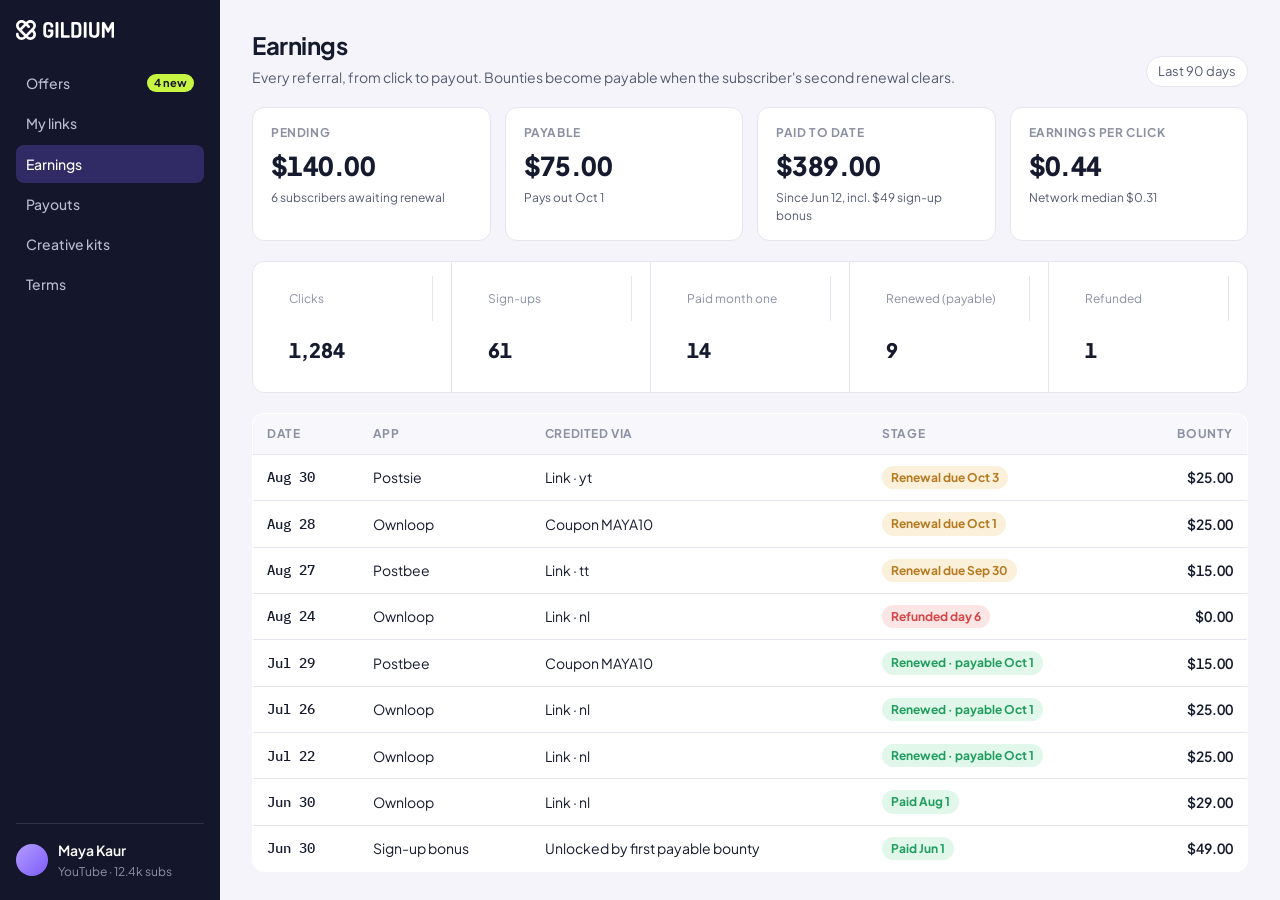
<file: prototype/earnings.html>
<!doctype html><html><head><meta charset="utf-8"><title>Earnings</title><link rel="stylesheet" href="fonts.css"><link rel="stylesheet" href="app.css"></head><body><div class="app"><aside class="side"><div class="brand"><svg class="" aria-label="Gildium" role="img" width="118" height="24" viewBox="0 0 118 24" fill="none" xmlns="http://www.w3.org/2000/svg"><path d="M17.2554 -1.14441e-05C15.4596 0.00258827 13.7451 0.7523 12.4754 2.02456L11.976 2.52477L11.4148 1.96245C10.1518 0.696924 8.47266 -1.14441e-05 6.68662 -1.14441e-05C4.90042 -1.14441e-05 3.2214 0.696924 1.9584 1.96245C-0.648682 4.57473 -0.648682 8.82532 1.9584 11.4376L4.76608 14.2509L9.72986 19.2244L9.21187 19.7434C7.84077 21.1173 5.55918 21.1557 4.19389 19.776C3.53788 19.113 3.17683 18.2342 3.17683 17.3C3.17683 17.1688 3.18385 17.0386 3.1982 16.91C3.25041 16.4371 3.07622 15.9674 2.74035 15.6308C1.8042 14.6928 0.182738 15.2443 0.03969 16.5633C0.0132788 16.8064 0 17.0522 0 17.3C0 19.0896 0.695542 20.7723 1.9584 22.0377C3.26201 23.3439 4.97431 23.9969 6.68662 23.9969C8.39907 23.9969 10.1114 23.3439 11.4148 22.0377L11.9762 21.4752L12.5375 22.0377C13.8006 23.3032 15.4796 24 17.2658 24C19.0518 24 20.7308 23.3032 21.994 22.0377C23.2567 20.7723 23.9522 19.0896 23.9522 17.3C23.9522 15.5104 23.2567 13.8279 21.994 12.5624L21.4326 12.0001L21.994 11.4376C24.6009 8.82532 24.6009 4.57473 21.994 1.96245C20.7308 0.696772 19.0515 -1.14441e-05 17.2655 -1.14441e-05C17.2621 -1.14441e-05 17.2587 -1.14441e-05 17.2554 -1.14441e-05ZM16.3617 9.16965C16.9818 8.54813 16.9818 7.54052 16.3617 6.91885L14.2225 4.77557L14.7404 4.25685C15.4096 3.58608 16.3122 3.18484 17.2589 3.183C18.1989 3.18132 19.083 3.54722 19.7475 4.2131C21.116 5.58433 21.116 7.81556 19.7475 9.18678L19.1863 9.74926L18.4375 10.4996L11.976 16.9736L7.01241 12.0001L11.976 7.02638L14.1152 9.16965C14.4253 9.48049 14.8318 9.63591 15.2384 9.63591C15.6449 9.63591 16.0515 9.48049 16.3617 9.16965ZM4.20473 9.18678C2.83638 7.81556 2.83638 5.58433 4.20473 4.2131C4.88898 3.52749 5.78772 3.18484 6.68662 3.18484C7.58536 3.18484 8.48442 3.52764 9.16851 4.2131L9.72986 4.77557L4.76608 9.74926L4.20473 9.18678ZM14.741 19.744L14.2225 19.2244L19.1863 14.2509L19.7475 14.8132C20.4798 15.5471 20.849 16.5482 20.7635 17.5971C20.7047 18.3185 20.4206 19.0087 19.9542 19.5614C19.2817 20.3588 18.326 20.8069 17.3004 20.8168C17.2897 20.8168 17.2789 20.817 17.2681 20.817C16.3192 20.817 15.4127 20.417 14.741 19.744Z" fill="currentColor"/><path d="M114.652 9.22145L111.639 14.5891C111.355 15.1053 110.917 15.2601 110.505 15.2601C110.093 15.2601 109.681 15.1053 109.398 14.5891L106.436 9.015V20.3181C106.436 21.0149 105.586 21.3762 104.762 21.3762C103.912 21.3762 103.088 21.0149 103.088 20.3181V4.18923C103.088 2.95053 103.912 2.51183 104.762 2.51183C105.972 2.51183 106.513 2.76989 107.363 4.29245L110.531 10.0731L113.699 4.29245C114.549 2.76989 115.115 2.51183 116.326 2.51183C117.176 2.51183 118 2.95053 118 4.18923V20.3181C118 21.0149 117.15 21.3762 116.326 21.3762C115.476 21.3762 114.652 21.0149 114.652 20.3181V9.22145Z" fill="currentColor"/><path d="M96.733 15.6214V3.54407C96.733 2.8215 97.5571 2.51183 98.407 2.51183C99.2312 2.51183 100.081 2.8215 100.081 3.54407V15.6214C100.081 19.931 97.3511 21.531 93.8999 21.531C90.423 21.531 87.7188 19.931 87.7188 15.6214V3.54407C87.7188 2.8215 88.5429 2.51183 89.3928 2.51183C90.217 2.51183 91.0669 2.8215 91.0669 3.54407V15.6214C91.0669 17.6343 92.1228 18.5891 93.8999 18.5891C95.677 18.5891 96.733 17.6343 96.733 15.6214Z" fill="currentColor"/><path d="M81.3574 20.3181V3.54407C81.3574 2.8215 82.1816 2.51183 83.0315 2.51183C83.8556 2.51183 84.7056 2.8215 84.7056 3.54407V20.3181C84.7056 21.0149 83.8556 21.3762 83.0315 21.3762C82.1816 21.3762 81.3574 21.0149 81.3574 20.3181Z" fill="currentColor"/><path d="M67.8855 2.51183H72.4441C75.8438 2.51183 78.4965 4.11181 78.4965 8.42145V15.4666C78.4965 19.7762 75.8438 21.3762 72.4441 21.3762H67.8855C67.0098 21.3762 66.4175 20.8859 66.4175 20.3439V3.54407C66.4175 3.00214 67.0098 2.51183 67.8855 2.51183ZM72.4441 5.45374H69.7656V18.4343H72.4441C74.1439 18.4343 75.1484 17.4794 75.1484 15.4666V8.42145C75.1484 6.40857 74.1439 5.45374 72.4441 5.45374Z" fill="currentColor"/><path d="M63.5747 21.3762H55.4104C54.6635 21.3762 53.9424 21.0149 53.9424 20.3181V3.54407C53.9424 2.8215 54.7665 2.51183 55.6164 2.51183C56.4406 2.51183 57.2905 2.8215 57.2905 3.54407V18.4343H63.5747C64.2443 18.4343 64.5791 19.1568 64.5791 19.9052C64.5791 20.6278 64.2443 21.3762 63.5747 21.3762Z" fill="currentColor"/><path d="M47.5039 20.3181V3.54407C47.5039 2.8215 48.3281 2.51183 49.178 2.51183C50.0021 2.51183 50.852 2.8215 50.852 3.54407V20.3181C50.852 21.0149 50.0021 21.3762 49.178 21.3762C48.3281 21.3762 47.5039 21.0149 47.5039 20.3181Z" fill="currentColor"/><path d="M41.4912 8.00849C41.4139 6.7956 41.0018 5.45367 38.8127 5.45367C37.0871 5.45367 36.1084 6.40851 36.1084 8.42139V15.6213C36.1084 17.6342 37.0871 18.5891 38.7869 18.5891C40.461 18.5891 41.4912 17.6342 41.4912 15.6213V14.0988H39.405C38.7354 14.0988 38.3748 13.4536 38.3748 12.7826C38.3748 12.1375 38.7354 11.4665 39.405 11.4665H43.7833C44.453 11.4665 44.8393 11.9827 44.8393 12.5504V15.6213C44.8393 19.931 42.1865 21.531 38.7869 21.531C35.3873 21.531 32.7603 19.931 32.7603 15.6213V8.42139C32.7603 4.11175 35.413 2.51176 38.6839 2.51176C42.238 2.51176 44.8393 4.36981 44.8393 7.46656C44.8393 8.75687 44.2727 9.06655 43.1652 9.06655C42.2638 9.06655 41.5169 8.80849 41.4912 8.00849Z" fill="currentColor"/></svg>
</div><nav class="nav">
<a href="#" class="">Offers <span class="n">4 new</span></a><a href="#" class="">My links</a><a href="#" class="on">Earnings</a><a href="#" class="">Payouts</a><a href="#">Creative kits</a><a href="#">Terms</a></nav>
<div class="who"><div class="avatar"></div><div><b>Maya Kaur</b><span>YouTube · 12.4k subs</span></div></div></aside>
<main class="main">
<div class="top"><div><h1>Earnings</h1><p class="sub">Every referral, from click to payout. Bounties become payable when the subscriber's second renewal clears.</p></div><span class="chip">Last 90 days</span></div>
<div class="tiles"><div class="tile"><div class="l">Pending</div><div class="v">$140.00</div><div class="d">6 subscribers awaiting renewal</div></div><div class="tile"><div class="l">Payable</div><div class="v">$75.00</div><div class="d">Pays out Oct 1</div></div><div class="tile"><div class="l">Paid to date</div><div class="v">$389.00</div><div class="d">Since Jun 12, incl. $49 sign-up bonus</div></div><div class="tile"><div class="l">Earnings per click</div><div class="v">$0.44</div><div class="d">Network median $0.31</div></div></div>
<div class="funnel"><div><div class="l">Clicks</div><div class="v">1,284</div></div><div><div class="l">Sign-ups</div><div class="v">61</div></div><div><div class="l">Paid month one</div><div class="v">14</div></div><div><div class="l">Renewed (payable)</div><div class="v">9</div></div><div><div class="l">Refunded</div><div class="v">1</div></div></div>
<table><thead><tr><th>Date</th><th>App</th><th>Credited via</th><th>Stage</th><th class="num">Bounty</th></tr></thead><tbody>
<tr><td class="mono">Aug 30</td><td>Postsie</td><td>Link · yt</td><td><span class="pill hold">Renewal due Oct 3</span></td><td class="num">$25.00</td></tr>
<tr><td class="mono">Aug 28</td><td>Ownloop</td><td>Coupon MAYA10</td><td><span class="pill hold">Renewal due Oct 1</span></td><td class="num">$25.00</td></tr>
<tr><td class="mono">Aug 27</td><td>Postbee</td><td>Link · tt</td><td><span class="pill hold">Renewal due Sep 30</span></td><td class="num">$15.00</td></tr>
<tr><td class="mono">Aug 24</td><td>Ownloop</td><td>Link · nl</td><td><span class="pill bad">Refunded day 6</span></td><td class="num">$0.00</td></tr>
<tr><td class="mono">Jul 29</td><td>Postbee</td><td>Coupon MAYA10</td><td><span class="pill paid">Renewed · payable Oct 1</span></td><td class="num">$15.00</td></tr>
<tr><td class="mono">Jul 26</td><td>Ownloop</td><td>Link · nl</td><td><span class="pill paid">Renewed · payable Oct 1</span></td><td class="num">$25.00</td></tr>
<tr><td class="mono">Jul 22</td><td>Ownloop</td><td>Link · nl</td><td><span class="pill paid">Renewed · payable Oct 1</span></td><td class="num">$25.00</td></tr>
<tr><td class="mono">Jun 30</td><td>Ownloop</td><td>Link · nl</td><td><span class="pill paid">Paid Aug 1</span></td><td class="num">$29.00</td></tr>
<tr><td class="mono">Jun 30</td><td>Sign-up bonus</td><td>Unlocked by first payable bounty</td><td><span class="pill paid">Paid Jun 1</span></td><td class="num">$49.00</td></tr>
</tbody></table></main></div></body></html>
</file>
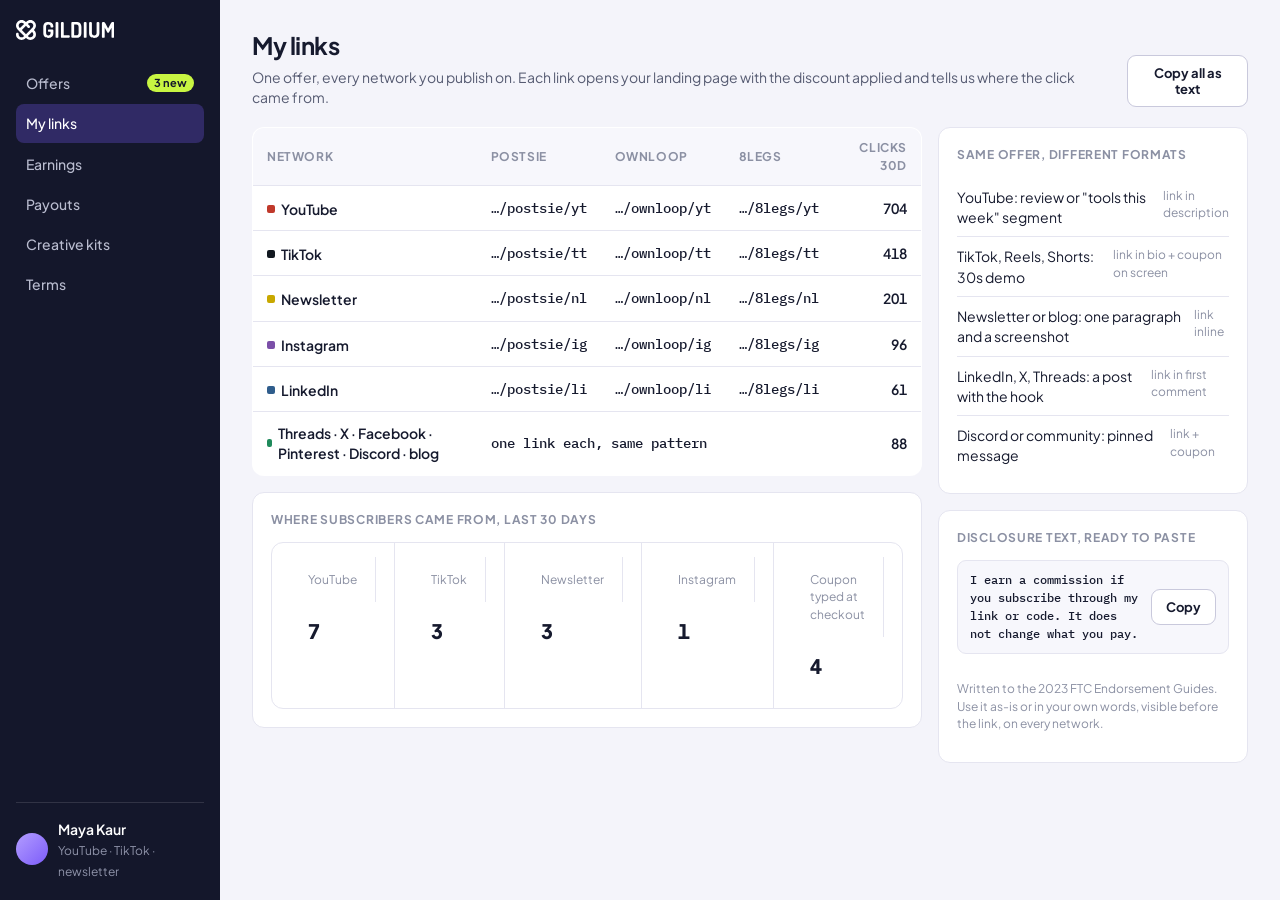
<file: prototype/links.html>
<!doctype html><html><head><meta charset="utf-8"><title>My links</title><link rel="stylesheet" href="fonts.css"><link rel="stylesheet" href="app.css"></head><body><div class="app"><aside class="side"><div class="brand"><svg class="" aria-label="Gildium" role="img" width="118" height="24" viewBox="0 0 118 24" fill="none" xmlns="http://www.w3.org/2000/svg"><path d="M17.2554 -1.14441e-05C15.4596 0.00258827 13.7451 0.7523 12.4754 2.02456L11.976 2.52477L11.4148 1.96245C10.1518 0.696924 8.47266 -1.14441e-05 6.68662 -1.14441e-05C4.90042 -1.14441e-05 3.2214 0.696924 1.9584 1.96245C-0.648682 4.57473 -0.648682 8.82532 1.9584 11.4376L4.76608 14.2509L9.72986 19.2244L9.21187 19.7434C7.84077 21.1173 5.55918 21.1557 4.19389 19.776C3.53788 19.113 3.17683 18.2342 3.17683 17.3C3.17683 17.1688 3.18385 17.0386 3.1982 16.91C3.25041 16.4371 3.07622 15.9674 2.74035 15.6308C1.8042 14.6928 0.182738 15.2443 0.03969 16.5633C0.0132788 16.8064 0 17.0522 0 17.3C0 19.0896 0.695542 20.7723 1.9584 22.0377C3.26201 23.3439 4.97431 23.9969 6.68662 23.9969C8.39907 23.9969 10.1114 23.3439 11.4148 22.0377L11.9762 21.4752L12.5375 22.0377C13.8006 23.3032 15.4796 24 17.2658 24C19.0518 24 20.7308 23.3032 21.994 22.0377C23.2567 20.7723 23.9522 19.0896 23.9522 17.3C23.9522 15.5104 23.2567 13.8279 21.994 12.5624L21.4326 12.0001L21.994 11.4376C24.6009 8.82532 24.6009 4.57473 21.994 1.96245C20.7308 0.696772 19.0515 -1.14441e-05 17.2655 -1.14441e-05C17.2621 -1.14441e-05 17.2587 -1.14441e-05 17.2554 -1.14441e-05ZM16.3617 9.16965C16.9818 8.54813 16.9818 7.54052 16.3617 6.91885L14.2225 4.77557L14.7404 4.25685C15.4096 3.58608 16.3122 3.18484 17.2589 3.183C18.1989 3.18132 19.083 3.54722 19.7475 4.2131C21.116 5.58433 21.116 7.81556 19.7475 9.18678L19.1863 9.74926L18.4375 10.4996L11.976 16.9736L7.01241 12.0001L11.976 7.02638L14.1152 9.16965C14.4253 9.48049 14.8318 9.63591 15.2384 9.63591C15.6449 9.63591 16.0515 9.48049 16.3617 9.16965ZM4.20473 9.18678C2.83638 7.81556 2.83638 5.58433 4.20473 4.2131C4.88898 3.52749 5.78772 3.18484 6.68662 3.18484C7.58536 3.18484 8.48442 3.52764 9.16851 4.2131L9.72986 4.77557L4.76608 9.74926L4.20473 9.18678ZM14.741 19.744L14.2225 19.2244L19.1863 14.2509L19.7475 14.8132C20.4798 15.5471 20.849 16.5482 20.7635 17.5971C20.7047 18.3185 20.4206 19.0087 19.9542 19.5614C19.2817 20.3588 18.326 20.8069 17.3004 20.8168C17.2897 20.8168 17.2789 20.817 17.2681 20.817C16.3192 20.817 15.4127 20.417 14.741 19.744Z" fill="currentColor"/><path d="M114.652 9.22145L111.639 14.5891C111.355 15.1053 110.917 15.2601 110.505 15.2601C110.093 15.2601 109.681 15.1053 109.398 14.5891L106.436 9.015V20.3181C106.436 21.0149 105.586 21.3762 104.762 21.3762C103.912 21.3762 103.088 21.0149 103.088 20.3181V4.18923C103.088 2.95053 103.912 2.51183 104.762 2.51183C105.972 2.51183 106.513 2.76989 107.363 4.29245L110.531 10.0731L113.699 4.29245C114.549 2.76989 115.115 2.51183 116.326 2.51183C117.176 2.51183 118 2.95053 118 4.18923V20.3181C118 21.0149 117.15 21.3762 116.326 21.3762C115.476 21.3762 114.652 21.0149 114.652 20.3181V9.22145Z" fill="currentColor"/><path d="M96.733 15.6214V3.54407C96.733 2.8215 97.5571 2.51183 98.407 2.51183C99.2312 2.51183 100.081 2.8215 100.081 3.54407V15.6214C100.081 19.931 97.3511 21.531 93.8999 21.531C90.423 21.531 87.7188 19.931 87.7188 15.6214V3.54407C87.7188 2.8215 88.5429 2.51183 89.3928 2.51183C90.217 2.51183 91.0669 2.8215 91.0669 3.54407V15.6214C91.0669 17.6343 92.1228 18.5891 93.8999 18.5891C95.677 18.5891 96.733 17.6343 96.733 15.6214Z" fill="currentColor"/><path d="M81.3574 20.3181V3.54407C81.3574 2.8215 82.1816 2.51183 83.0315 2.51183C83.8556 2.51183 84.7056 2.8215 84.7056 3.54407V20.3181C84.7056 21.0149 83.8556 21.3762 83.0315 21.3762C82.1816 21.3762 81.3574 21.0149 81.3574 20.3181Z" fill="currentColor"/><path d="M67.8855 2.51183H72.4441C75.8438 2.51183 78.4965 4.11181 78.4965 8.42145V15.4666C78.4965 19.7762 75.8438 21.3762 72.4441 21.3762H67.8855C67.0098 21.3762 66.4175 20.8859 66.4175 20.3439V3.54407C66.4175 3.00214 67.0098 2.51183 67.8855 2.51183ZM72.4441 5.45374H69.7656V18.4343H72.4441C74.1439 18.4343 75.1484 17.4794 75.1484 15.4666V8.42145C75.1484 6.40857 74.1439 5.45374 72.4441 5.45374Z" fill="currentColor"/><path d="M63.5747 21.3762H55.4104C54.6635 21.3762 53.9424 21.0149 53.9424 20.3181V3.54407C53.9424 2.8215 54.7665 2.51183 55.6164 2.51183C56.4406 2.51183 57.2905 2.8215 57.2905 3.54407V18.4343H63.5747C64.2443 18.4343 64.5791 19.1568 64.5791 19.9052C64.5791 20.6278 64.2443 21.3762 63.5747 21.3762Z" fill="currentColor"/><path d="M47.5039 20.3181V3.54407C47.5039 2.8215 48.3281 2.51183 49.178 2.51183C50.0021 2.51183 50.852 2.8215 50.852 3.54407V20.3181C50.852 21.0149 50.0021 21.3762 49.178 21.3762C48.3281 21.3762 47.5039 21.0149 47.5039 20.3181Z" fill="currentColor"/><path d="M41.4912 8.00849C41.4139 6.7956 41.0018 5.45367 38.8127 5.45367C37.0871 5.45367 36.1084 6.40851 36.1084 8.42139V15.6213C36.1084 17.6342 37.0871 18.5891 38.7869 18.5891C40.461 18.5891 41.4912 17.6342 41.4912 15.6213V14.0988H39.405C38.7354 14.0988 38.3748 13.4536 38.3748 12.7826C38.3748 12.1375 38.7354 11.4665 39.405 11.4665H43.7833C44.453 11.4665 44.8393 11.9827 44.8393 12.5504V15.6213C44.8393 19.931 42.1865 21.531 38.7869 21.531C35.3873 21.531 32.7603 19.931 32.7603 15.6213V8.42139C32.7603 4.11175 35.413 2.51176 38.6839 2.51176C42.238 2.51176 44.8393 4.36981 44.8393 7.46656C44.8393 8.75687 44.2727 9.06655 43.1652 9.06655C42.2638 9.06655 41.5169 8.80849 41.4912 8.00849Z" fill="currentColor"/></svg>
</div><nav class="nav"><a href="#" class="">Offers <span class="n">3 new</span></a><a href="#" class="on">My links</a><a href="#" class="">Earnings</a><a href="#" class="">Payouts</a><a href="#">Creative kits</a><a href="#">Terms</a></nav><div class="who"><div class="avatar"></div><div><b>Maya Kaur</b><span>YouTube · TikTok · newsletter</span></div></div></aside>
<main class="main">
<div class="top"><div><h1>My links</h1><p class="sub">One offer, every network you publish on. Each link opens your landing page with the discount applied and tells us where the click came from.</p></div><button class="btn ghost">Copy all as text</button></div>
<div class="two">
<div style="display:flex;flex-direction:column;gap:16px">
<table><thead><tr><th>Network</th><th>Postsie</th><th>Ownloop</th><th>8legs</th><th class="num">Clicks 30d</th></tr></thead><tbody>
<tr><td><span class="net"><i style="background:#C0392B"></i>YouTube</span></td><td class="mono">…/postsie/yt</td><td class="mono">…/ownloop/yt</td><td class="mono">…/8legs/yt</td><td class="num">704</td></tr>
<tr><td><span class="net"><i style="background:#111820"></i>TikTok</span></td><td class="mono">…/postsie/tt</td><td class="mono">…/ownloop/tt</td><td class="mono">…/8legs/tt</td><td class="num">418</td></tr>
<tr><td><span class="net"><i style="background:#C8A800"></i>Newsletter</span></td><td class="mono">…/postsie/nl</td><td class="mono">…/ownloop/nl</td><td class="mono">…/8legs/nl</td><td class="num">201</td></tr>
<tr><td><span class="net"><i style="background:#7B4FA8"></i>Instagram</span></td><td class="mono">…/postsie/ig</td><td class="mono">…/ownloop/ig</td><td class="mono">…/8legs/ig</td><td class="num">96</td></tr>
<tr><td><span class="net"><i style="background:#2F5D8C"></i>LinkedIn</span></td><td class="mono">…/postsie/li</td><td class="mono">…/ownloop/li</td><td class="mono">…/8legs/li</td><td class="num">61</td></tr>
<tr><td><span class="net"><i style="background:#1F8A5B"></i>Threads · X · Facebook · Pinterest · Discord · blog</span></td><td class="mono" colspan="3">one link each, same pattern</td><td class="num">88</td></tr>
</tbody></table>
<div class="panel"><h2>Where subscribers came from, last 30 days</h2><div class="funnel"><div><div class="l">YouTube</div><div class="v">7</div></div><div><div class="l">TikTok</div><div class="v">3</div></div><div><div class="l">Newsletter</div><div class="v">3</div></div><div><div class="l">Instagram</div><div class="v">1</div></div><div><div class="l">Coupon typed at checkout</div><div class="v">4</div></div></div></div>
</div>
<div style="display:flex;flex-direction:column;gap:16px">
<div class="panel"><h2>Same offer, different formats</h2><ul class="kit"><li><span>YouTube: review or "tools this week" segment</span><span>link in description</span></li><li><span>TikTok, Reels, Shorts: 30s demo</span><span>link in bio + coupon on screen</span></li><li><span>Newsletter or blog: one paragraph and a screenshot</span><span>link inline</span></li><li><span>LinkedIn, X, Threads: a post with the hook</span><span>link in first comment</span></li><li><span>Discord or community: pinned message</span><span>link + coupon</span></li></ul></div>
<div class="panel"><h2>Disclosure text, ready to paste</h2><div class="linkbox"><code style="white-space:normal;font-size:12px;line-height:1.5">I earn a commission if you subscribe through my link or code. It does not change what you pay.</code><button class="btn ghost">Copy</button></div><p class="note">Written to the 2023 FTC Endorsement Guides. Use it as-is or in your own words, visible before the link, on every network.</p></div>
</div></div></main></div></body></html>
</file>
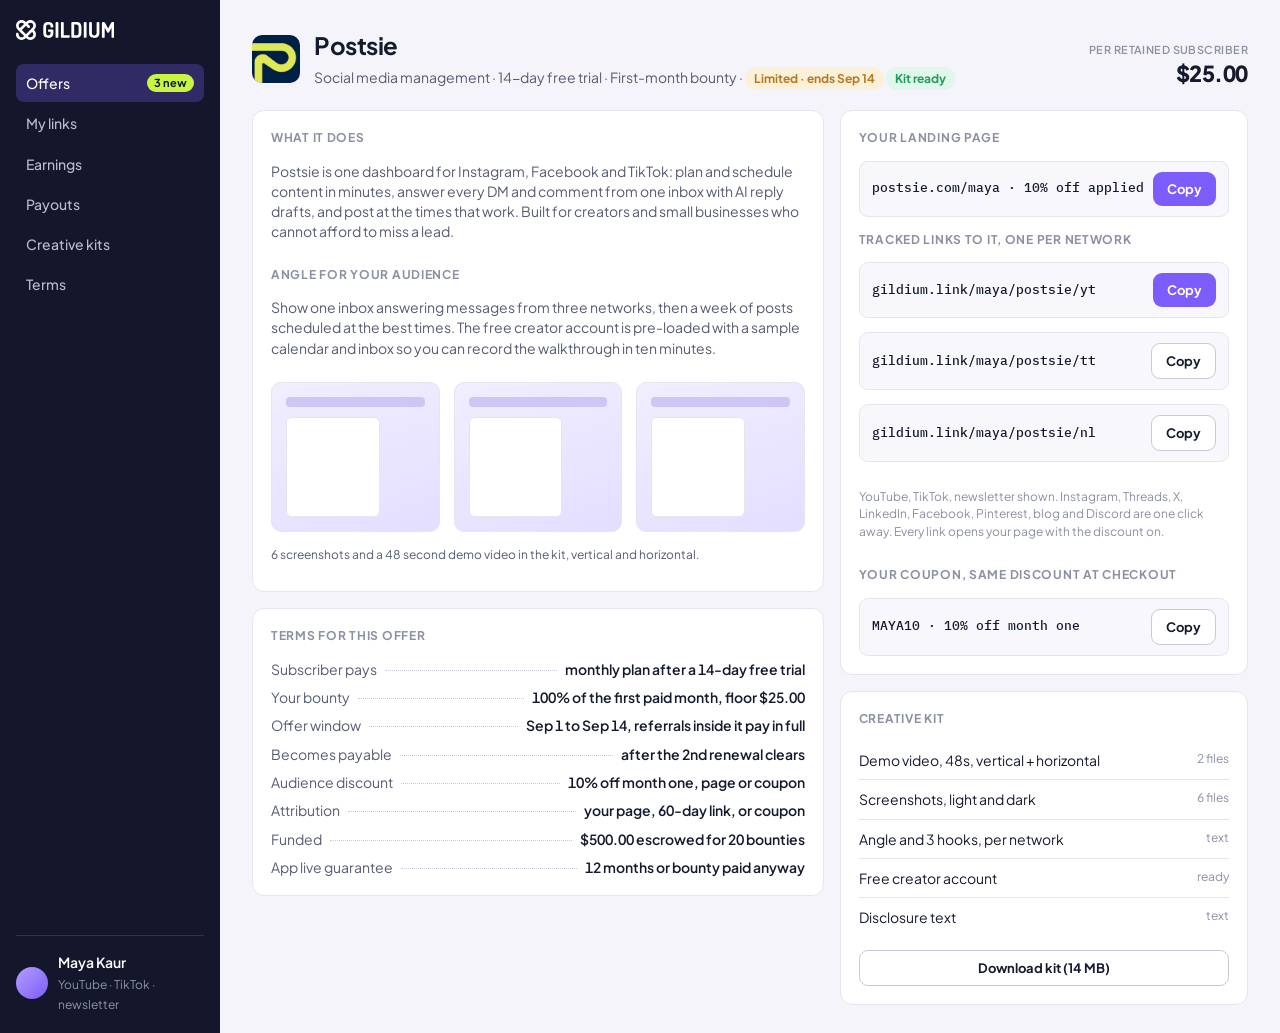
<file: prototype/offer.html>
<!doctype html><html><head><meta charset="utf-8"><title>Offer</title><link rel="stylesheet" href="fonts.css"><link rel="stylesheet" href="app.css"></head><body><div class="app"><aside class="side"><div class="brand"><svg class="" aria-label="Gildium" role="img" width="118" height="24" viewBox="0 0 118 24" fill="none" xmlns="http://www.w3.org/2000/svg"><path d="M17.2554 -1.14441e-05C15.4596 0.00258827 13.7451 0.7523 12.4754 2.02456L11.976 2.52477L11.4148 1.96245C10.1518 0.696924 8.47266 -1.14441e-05 6.68662 -1.14441e-05C4.90042 -1.14441e-05 3.2214 0.696924 1.9584 1.96245C-0.648682 4.57473 -0.648682 8.82532 1.9584 11.4376L4.76608 14.2509L9.72986 19.2244L9.21187 19.7434C7.84077 21.1173 5.55918 21.1557 4.19389 19.776C3.53788 19.113 3.17683 18.2342 3.17683 17.3C3.17683 17.1688 3.18385 17.0386 3.1982 16.91C3.25041 16.4371 3.07622 15.9674 2.74035 15.6308C1.8042 14.6928 0.182738 15.2443 0.03969 16.5633C0.0132788 16.8064 0 17.0522 0 17.3C0 19.0896 0.695542 20.7723 1.9584 22.0377C3.26201 23.3439 4.97431 23.9969 6.68662 23.9969C8.39907 23.9969 10.1114 23.3439 11.4148 22.0377L11.9762 21.4752L12.5375 22.0377C13.8006 23.3032 15.4796 24 17.2658 24C19.0518 24 20.7308 23.3032 21.994 22.0377C23.2567 20.7723 23.9522 19.0896 23.9522 17.3C23.9522 15.5104 23.2567 13.8279 21.994 12.5624L21.4326 12.0001L21.994 11.4376C24.6009 8.82532 24.6009 4.57473 21.994 1.96245C20.7308 0.696772 19.0515 -1.14441e-05 17.2655 -1.14441e-05C17.2621 -1.14441e-05 17.2587 -1.14441e-05 17.2554 -1.14441e-05ZM16.3617 9.16965C16.9818 8.54813 16.9818 7.54052 16.3617 6.91885L14.2225 4.77557L14.7404 4.25685C15.4096 3.58608 16.3122 3.18484 17.2589 3.183C18.1989 3.18132 19.083 3.54722 19.7475 4.2131C21.116 5.58433 21.116 7.81556 19.7475 9.18678L19.1863 9.74926L18.4375 10.4996L11.976 16.9736L7.01241 12.0001L11.976 7.02638L14.1152 9.16965C14.4253 9.48049 14.8318 9.63591 15.2384 9.63591C15.6449 9.63591 16.0515 9.48049 16.3617 9.16965ZM4.20473 9.18678C2.83638 7.81556 2.83638 5.58433 4.20473 4.2131C4.88898 3.52749 5.78772 3.18484 6.68662 3.18484C7.58536 3.18484 8.48442 3.52764 9.16851 4.2131L9.72986 4.77557L4.76608 9.74926L4.20473 9.18678ZM14.741 19.744L14.2225 19.2244L19.1863 14.2509L19.7475 14.8132C20.4798 15.5471 20.849 16.5482 20.7635 17.5971C20.7047 18.3185 20.4206 19.0087 19.9542 19.5614C19.2817 20.3588 18.326 20.8069 17.3004 20.8168C17.2897 20.8168 17.2789 20.817 17.2681 20.817C16.3192 20.817 15.4127 20.417 14.741 19.744Z" fill="currentColor"/><path d="M114.652 9.22145L111.639 14.5891C111.355 15.1053 110.917 15.2601 110.505 15.2601C110.093 15.2601 109.681 15.1053 109.398 14.5891L106.436 9.015V20.3181C106.436 21.0149 105.586 21.3762 104.762 21.3762C103.912 21.3762 103.088 21.0149 103.088 20.3181V4.18923C103.088 2.95053 103.912 2.51183 104.762 2.51183C105.972 2.51183 106.513 2.76989 107.363 4.29245L110.531 10.0731L113.699 4.29245C114.549 2.76989 115.115 2.51183 116.326 2.51183C117.176 2.51183 118 2.95053 118 4.18923V20.3181C118 21.0149 117.15 21.3762 116.326 21.3762C115.476 21.3762 114.652 21.0149 114.652 20.3181V9.22145Z" fill="currentColor"/><path d="M96.733 15.6214V3.54407C96.733 2.8215 97.5571 2.51183 98.407 2.51183C99.2312 2.51183 100.081 2.8215 100.081 3.54407V15.6214C100.081 19.931 97.3511 21.531 93.8999 21.531C90.423 21.531 87.7188 19.931 87.7188 15.6214V3.54407C87.7188 2.8215 88.5429 2.51183 89.3928 2.51183C90.217 2.51183 91.0669 2.8215 91.0669 3.54407V15.6214C91.0669 17.6343 92.1228 18.5891 93.8999 18.5891C95.677 18.5891 96.733 17.6343 96.733 15.6214Z" fill="currentColor"/><path d="M81.3574 20.3181V3.54407C81.3574 2.8215 82.1816 2.51183 83.0315 2.51183C83.8556 2.51183 84.7056 2.8215 84.7056 3.54407V20.3181C84.7056 21.0149 83.8556 21.3762 83.0315 21.3762C82.1816 21.3762 81.3574 21.0149 81.3574 20.3181Z" fill="currentColor"/><path d="M67.8855 2.51183H72.4441C75.8438 2.51183 78.4965 4.11181 78.4965 8.42145V15.4666C78.4965 19.7762 75.8438 21.3762 72.4441 21.3762H67.8855C67.0098 21.3762 66.4175 20.8859 66.4175 20.3439V3.54407C66.4175 3.00214 67.0098 2.51183 67.8855 2.51183ZM72.4441 5.45374H69.7656V18.4343H72.4441C74.1439 18.4343 75.1484 17.4794 75.1484 15.4666V8.42145C75.1484 6.40857 74.1439 5.45374 72.4441 5.45374Z" fill="currentColor"/><path d="M63.5747 21.3762H55.4104C54.6635 21.3762 53.9424 21.0149 53.9424 20.3181V3.54407C53.9424 2.8215 54.7665 2.51183 55.6164 2.51183C56.4406 2.51183 57.2905 2.8215 57.2905 3.54407V18.4343H63.5747C64.2443 18.4343 64.5791 19.1568 64.5791 19.9052C64.5791 20.6278 64.2443 21.3762 63.5747 21.3762Z" fill="currentColor"/><path d="M47.5039 20.3181V3.54407C47.5039 2.8215 48.3281 2.51183 49.178 2.51183C50.0021 2.51183 50.852 2.8215 50.852 3.54407V20.3181C50.852 21.0149 50.0021 21.3762 49.178 21.3762C48.3281 21.3762 47.5039 21.0149 47.5039 20.3181Z" fill="currentColor"/><path d="M41.4912 8.00849C41.4139 6.7956 41.0018 5.45367 38.8127 5.45367C37.0871 5.45367 36.1084 6.40851 36.1084 8.42139V15.6213C36.1084 17.6342 37.0871 18.5891 38.7869 18.5891C40.461 18.5891 41.4912 17.6342 41.4912 15.6213V14.0988H39.405C38.7354 14.0988 38.3748 13.4536 38.3748 12.7826C38.3748 12.1375 38.7354 11.4665 39.405 11.4665H43.7833C44.453 11.4665 44.8393 11.9827 44.8393 12.5504V15.6213C44.8393 19.931 42.1865 21.531 38.7869 21.531C35.3873 21.531 32.7603 19.931 32.7603 15.6213V8.42139C32.7603 4.11175 35.413 2.51176 38.6839 2.51176C42.238 2.51176 44.8393 4.36981 44.8393 7.46656C44.8393 8.75687 44.2727 9.06655 43.1652 9.06655C42.2638 9.06655 41.5169 8.80849 41.4912 8.00849Z" fill="currentColor"/></svg>
</div><nav class="nav"><a href="#" class="on">Offers <span class="n">3 new</span></a><a href="#" class="">My links</a><a href="#" class="">Earnings</a><a href="#" class="">Payouts</a><a href="#">Creative kits</a><a href="#">Terms</a></nav><div class="who"><div class="avatar"></div><div><b>Maya Kaur</b><span>YouTube · TikTok · newsletter</span></div></div></aside>
<main class="main">
<div class="top"><div style="display:flex;gap:14px;align-items:center"><div class="mark" data-icon="postsie" style="background:#7C5CFA;width:48px;height:48px;font-size:22px">P<img src="[data-uri]" alt="" onerror="this.remove()"></div><div><h1>Postsie</h1><p class="sub">Social media management · 14-day free trial · First-month bounty · <span class="pill limited">Limited · ends Sep 14</span> <span class="pill kitready">Kit ready</span></p></div></div><div class="bounty" style="text-align:right"><small>Per retained subscriber</small>$25.00</div></div>
<div class="two">
<div style="display:flex;flex-direction:column;gap:16px">
<div class="panel about"><h2>What it does</h2><p>Postsie is one dashboard for Instagram, Facebook and TikTok: plan and schedule content in minutes, answer every DM and comment from one inbox with AI reply drafts, and post at the times that work. Built for creators and small businesses who cannot afford to miss a lead.</p><h2>Angle for your audience</h2><p>Show one inbox answering messages from three networks, then a week of posts scheduled at the best times. The free creator account is pre-loaded with a sample calendar and inbox so you can record the walkthrough in ten minutes.</p><div class="grid" style="grid-template-columns:1fr 1fr 1fr"><div class="shot"></div><div class="shot"></div><div class="shot"></div></div><p class="note">6 screenshots and a 48 second demo video in the kit, vertical and horizontal.</p></div>
<div class="panel"><h2>Terms for this offer</h2><div class="ledger">
<div><span>Subscriber pays</span><span>monthly plan after a 14-day free trial</span></div>
<div><span>Your bounty</span><span>100% of the first paid month, floor $25.00</span></div>
<div><span>Offer window</span><span>Sep 1 to Sep 14, referrals inside it pay in full</span></div>
<div><span>Becomes payable</span><span>after the 2nd renewal clears</span></div>
<div><span>Audience discount</span><span>10% off month one, page or coupon</span></div>
<div><span>Attribution</span><span>your page, 60-day link, or coupon</span></div>
<div><span>Funded</span><span>$500.00 escrowed for 20 bounties</span></div>
<div><span>App live guarantee</span><span>12 months or bounty paid anyway</span></div>
</div></div>
</div>
<div style="display:flex;flex-direction:column;gap:16px">
<div class="panel"><h2>Your landing page</h2><div class="linkbox"><code>postsie.com/maya · 10% off applied</code><button class="btn">Copy</button></div><h2>Tracked links to it, one per network</h2><div class="linkbox"><code>gildium.link/maya/postsie/yt</code><button class="btn">Copy</button></div><div class="linkbox"><code>gildium.link/maya/postsie/tt</code><button class="btn ghost">Copy</button></div><div class="linkbox"><code>gildium.link/maya/postsie/nl</code><button class="btn ghost">Copy</button></div><p class="note">YouTube, TikTok, newsletter shown. Instagram, Threads, X, LinkedIn, Facebook, Pinterest, blog and Discord are one click away. Every link opens your page with the discount on.</p><h2>Your coupon, same discount at checkout</h2><div class="linkbox"><code>MAYA10 · 10% off month one</code><button class="btn ghost">Copy</button></div></div>
<div class="panel"><h2>Creative kit</h2><ul class="kit"><li><span>Demo video, 48s, vertical + horizontal</span><span>2 files</span></li><li><span>Screenshots, light and dark</span><span>6 files</span></li><li><span>Angle and 3 hooks, per network</span><span>text</span></li><li><span>Free creator account</span><span>ready</span></li><li><span>Disclosure text</span><span>text</span></li></ul><button class="btn ghost">Download kit (14 MB)</button></div>
</div></div></main></div></body></html>
</file>
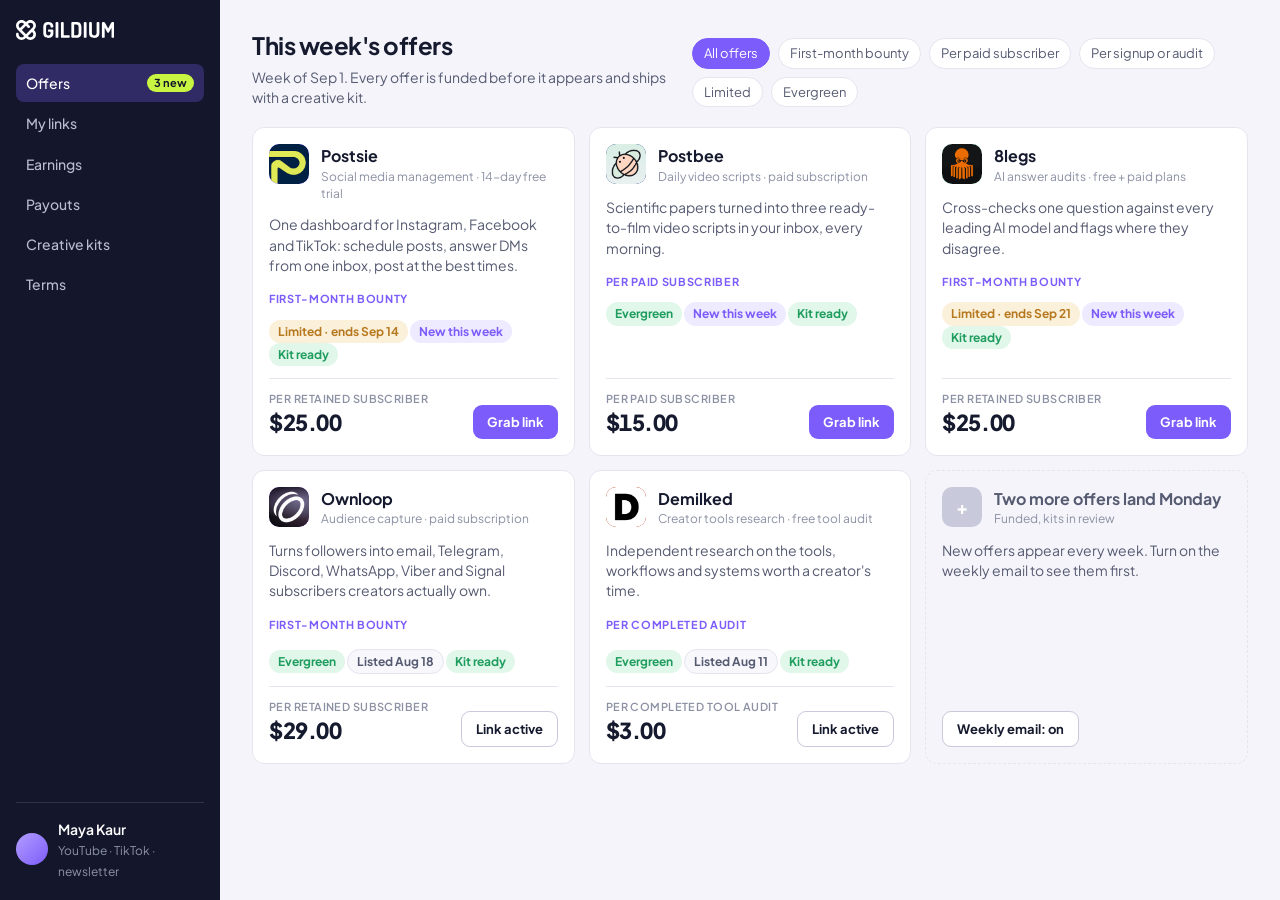
<file: prototype/offers.html>
<!doctype html><html><head><meta charset="utf-8"><title>Offers</title><link rel="stylesheet" href="fonts.css"><link rel="stylesheet" href="app.css"></head><body><div class="app"><aside class="side"><div class="brand"><svg class="" aria-label="Gildium" role="img" width="118" height="24" viewBox="0 0 118 24" fill="none" xmlns="http://www.w3.org/2000/svg"><path d="M17.2554 -1.14441e-05C15.4596 0.00258827 13.7451 0.7523 12.4754 2.02456L11.976 2.52477L11.4148 1.96245C10.1518 0.696924 8.47266 -1.14441e-05 6.68662 -1.14441e-05C4.90042 -1.14441e-05 3.2214 0.696924 1.9584 1.96245C-0.648682 4.57473 -0.648682 8.82532 1.9584 11.4376L4.76608 14.2509L9.72986 19.2244L9.21187 19.7434C7.84077 21.1173 5.55918 21.1557 4.19389 19.776C3.53788 19.113 3.17683 18.2342 3.17683 17.3C3.17683 17.1688 3.18385 17.0386 3.1982 16.91C3.25041 16.4371 3.07622 15.9674 2.74035 15.6308C1.8042 14.6928 0.182738 15.2443 0.03969 16.5633C0.0132788 16.8064 0 17.0522 0 17.3C0 19.0896 0.695542 20.7723 1.9584 22.0377C3.26201 23.3439 4.97431 23.9969 6.68662 23.9969C8.39907 23.9969 10.1114 23.3439 11.4148 22.0377L11.9762 21.4752L12.5375 22.0377C13.8006 23.3032 15.4796 24 17.2658 24C19.0518 24 20.7308 23.3032 21.994 22.0377C23.2567 20.7723 23.9522 19.0896 23.9522 17.3C23.9522 15.5104 23.2567 13.8279 21.994 12.5624L21.4326 12.0001L21.994 11.4376C24.6009 8.82532 24.6009 4.57473 21.994 1.96245C20.7308 0.696772 19.0515 -1.14441e-05 17.2655 -1.14441e-05C17.2621 -1.14441e-05 17.2587 -1.14441e-05 17.2554 -1.14441e-05ZM16.3617 9.16965C16.9818 8.54813 16.9818 7.54052 16.3617 6.91885L14.2225 4.77557L14.7404 4.25685C15.4096 3.58608 16.3122 3.18484 17.2589 3.183C18.1989 3.18132 19.083 3.54722 19.7475 4.2131C21.116 5.58433 21.116 7.81556 19.7475 9.18678L19.1863 9.74926L18.4375 10.4996L11.976 16.9736L7.01241 12.0001L11.976 7.02638L14.1152 9.16965C14.4253 9.48049 14.8318 9.63591 15.2384 9.63591C15.6449 9.63591 16.0515 9.48049 16.3617 9.16965ZM4.20473 9.18678C2.83638 7.81556 2.83638 5.58433 4.20473 4.2131C4.88898 3.52749 5.78772 3.18484 6.68662 3.18484C7.58536 3.18484 8.48442 3.52764 9.16851 4.2131L9.72986 4.77557L4.76608 9.74926L4.20473 9.18678ZM14.741 19.744L14.2225 19.2244L19.1863 14.2509L19.7475 14.8132C20.4798 15.5471 20.849 16.5482 20.7635 17.5971C20.7047 18.3185 20.4206 19.0087 19.9542 19.5614C19.2817 20.3588 18.326 20.8069 17.3004 20.8168C17.2897 20.8168 17.2789 20.817 17.2681 20.817C16.3192 20.817 15.4127 20.417 14.741 19.744Z" fill="currentColor"/><path d="M114.652 9.22145L111.639 14.5891C111.355 15.1053 110.917 15.2601 110.505 15.2601C110.093 15.2601 109.681 15.1053 109.398 14.5891L106.436 9.015V20.3181C106.436 21.0149 105.586 21.3762 104.762 21.3762C103.912 21.3762 103.088 21.0149 103.088 20.3181V4.18923C103.088 2.95053 103.912 2.51183 104.762 2.51183C105.972 2.51183 106.513 2.76989 107.363 4.29245L110.531 10.0731L113.699 4.29245C114.549 2.76989 115.115 2.51183 116.326 2.51183C117.176 2.51183 118 2.95053 118 4.18923V20.3181C118 21.0149 117.15 21.3762 116.326 21.3762C115.476 21.3762 114.652 21.0149 114.652 20.3181V9.22145Z" fill="currentColor"/><path d="M96.733 15.6214V3.54407C96.733 2.8215 97.5571 2.51183 98.407 2.51183C99.2312 2.51183 100.081 2.8215 100.081 3.54407V15.6214C100.081 19.931 97.3511 21.531 93.8999 21.531C90.423 21.531 87.7188 19.931 87.7188 15.6214V3.54407C87.7188 2.8215 88.5429 2.51183 89.3928 2.51183C90.217 2.51183 91.0669 2.8215 91.0669 3.54407V15.6214C91.0669 17.6343 92.1228 18.5891 93.8999 18.5891C95.677 18.5891 96.733 17.6343 96.733 15.6214Z" fill="currentColor"/><path d="M81.3574 20.3181V3.54407C81.3574 2.8215 82.1816 2.51183 83.0315 2.51183C83.8556 2.51183 84.7056 2.8215 84.7056 3.54407V20.3181C84.7056 21.0149 83.8556 21.3762 83.0315 21.3762C82.1816 21.3762 81.3574 21.0149 81.3574 20.3181Z" fill="currentColor"/><path d="M67.8855 2.51183H72.4441C75.8438 2.51183 78.4965 4.11181 78.4965 8.42145V15.4666C78.4965 19.7762 75.8438 21.3762 72.4441 21.3762H67.8855C67.0098 21.3762 66.4175 20.8859 66.4175 20.3439V3.54407C66.4175 3.00214 67.0098 2.51183 67.8855 2.51183ZM72.4441 5.45374H69.7656V18.4343H72.4441C74.1439 18.4343 75.1484 17.4794 75.1484 15.4666V8.42145C75.1484 6.40857 74.1439 5.45374 72.4441 5.45374Z" fill="currentColor"/><path d="M63.5747 21.3762H55.4104C54.6635 21.3762 53.9424 21.0149 53.9424 20.3181V3.54407C53.9424 2.8215 54.7665 2.51183 55.6164 2.51183C56.4406 2.51183 57.2905 2.8215 57.2905 3.54407V18.4343H63.5747C64.2443 18.4343 64.5791 19.1568 64.5791 19.9052C64.5791 20.6278 64.2443 21.3762 63.5747 21.3762Z" fill="currentColor"/><path d="M47.5039 20.3181V3.54407C47.5039 2.8215 48.3281 2.51183 49.178 2.51183C50.0021 2.51183 50.852 2.8215 50.852 3.54407V20.3181C50.852 21.0149 50.0021 21.3762 49.178 21.3762C48.3281 21.3762 47.5039 21.0149 47.5039 20.3181Z" fill="currentColor"/><path d="M41.4912 8.00849C41.4139 6.7956 41.0018 5.45367 38.8127 5.45367C37.0871 5.45367 36.1084 6.40851 36.1084 8.42139V15.6213C36.1084 17.6342 37.0871 18.5891 38.7869 18.5891C40.461 18.5891 41.4912 17.6342 41.4912 15.6213V14.0988H39.405C38.7354 14.0988 38.3748 13.4536 38.3748 12.7826C38.3748 12.1375 38.7354 11.4665 39.405 11.4665H43.7833C44.453 11.4665 44.8393 11.9827 44.8393 12.5504V15.6213C44.8393 19.931 42.1865 21.531 38.7869 21.531C35.3873 21.531 32.7603 19.931 32.7603 15.6213V8.42139C32.7603 4.11175 35.413 2.51176 38.6839 2.51176C42.238 2.51176 44.8393 4.36981 44.8393 7.46656C44.8393 8.75687 44.2727 9.06655 43.1652 9.06655C42.2638 9.06655 41.5169 8.80849 41.4912 8.00849Z" fill="currentColor"/></svg>
</div><nav class="nav"><a href="#" class="on">Offers <span class="n">3 new</span></a><a href="#" class="">My links</a><a href="#" class="">Earnings</a><a href="#" class="">Payouts</a><a href="#">Creative kits</a><a href="#">Terms</a></nav><div class="who"><div class="avatar"></div><div><b>Maya Kaur</b><span>YouTube · TikTok · newsletter</span></div></div></aside>
<main class="main">
<div class="top"><div><h1>This week's offers</h1><p class="sub">Week of Sep 1. Every offer is funded before it appears and ships with a creative kit.</p></div><div class="chips"><span class="chip on">All offers</span><span class="chip">First-month bounty</span><span class="chip">Per paid subscriber</span><span class="chip">Per signup or audit</span><span class="chip">Limited</span><span class="chip">Evergreen</span></div></div>
<div class="grid">
<div class="card"><div class="hd"><div class="mark" data-icon="postsie" style="background:#7C5CFA">P<img src="[data-uri]" alt="" onerror="this.remove()"></div><div><h3>Postsie</h3><div class="tag">Social media management · 14-day free trial</div></div></div><p>One dashboard for Instagram, Facebook and TikTok: schedule posts, answer DMs from one inbox, post at the best times.</p><div><span class="otype">First-month bounty</span></div><div><span class="pill limited">Limited · ends Sep 14</span> <span class="pill new">New this week</span> <span class="pill kitready">Kit ready</span></div><div class="meta"><div class="bounty"><small>Per retained subscriber</small>$25.00</div><button class="btn">Grab link</button></div></div>
<div class="card"><div class="hd"><div class="mark" data-icon="postbee" style="background:#2F5D8C">B<img src="[data-uri]" alt="" onerror="this.remove()"></div><div><h3>Postbee</h3><div class="tag">Daily video scripts · paid subscription</div></div></div><p>Scientific papers turned into three ready-to-film video scripts in your inbox, every morning.</p><div><span class="otype">Per paid subscriber</span></div><div><span class="pill ever">Evergreen</span> <span class="pill new">New this week</span> <span class="pill kitready">Kit ready</span></div><div class="meta"><div class="bounty"><small>Per paid subscriber</small>$15.00</div><button class="btn">Grab link</button></div></div>
<div class="card"><div class="hd"><div class="mark" data-icon="8legs" style="background:#1F8A5B">8<img src="[data-uri]" alt="" onerror="this.remove()"></div><div><h3>8legs</h3><div class="tag">AI answer audits · free + paid plans</div></div></div><p>Cross-checks one question against every leading AI model and flags where they disagree.</p><div><span class="otype">First-month bounty</span></div><div><span class="pill limited">Limited · ends Sep 21</span> <span class="pill new">New this week</span> <span class="pill kitready">Kit ready</span></div><div class="meta"><div class="bounty"><small>Per retained subscriber</small>$25.00</div><button class="btn">Grab link</button></div></div>
<div class="card"><div class="hd"><div class="mark" data-icon="ownloop" style="background:#7B4FA8">O<img src="[data-uri]" alt="" onerror="this.remove()"></div><div><h3>Ownloop</h3><div class="tag">Audience capture · paid subscription</div></div></div><p>Turns followers into email, Telegram, Discord, WhatsApp, Viber and Signal subscribers creators actually own.</p><div><span class="otype">First-month bounty</span></div><div><span class="pill ever">Evergreen</span> <span class="pill sub">Listed Aug 18</span> <span class="pill kitready">Kit ready</span></div><div class="meta"><div class="bounty"><small>Per retained subscriber</small>$29.00</div><button class="btn ghost">Link active</button></div></div>
<div class="card"><div class="hd"><div class="mark" data-icon="demilked" style="background:#C0392B">D<img src="[data-uri]" alt="" onerror="this.remove()"></div><div><h3>Demilked</h3><div class="tag">Creator tools research · free tool audit</div></div></div><p>Independent research on the tools, workflows and systems worth a creator's time.</p><div><span class="otype">Per completed audit</span></div><div><span class="pill ever">Evergreen</span> <span class="pill sub">Listed Aug 11</span> <span class="pill kitready">Kit ready</span></div><div class="meta"><div class="bounty"><small>Per completed tool audit</small>$3.00</div><button class="btn ghost">Link active</button></div></div>
<div class="card" style="border-style:dashed;background:transparent"><div class="hd"><div class="mark" style="background:var(--line-strong)">+</div><div><h3 style="color:var(--ink-2)">Two more offers land Monday</h3><div class="tag">Funded, kits in review</div></div></div><p>New offers appear every week. Turn on the weekly email to see them first.</p><div class="meta" style="border-top:0"><button class="btn ghost">Weekly email: on</button></div></div>
</div></main></div></body></html>
</file>
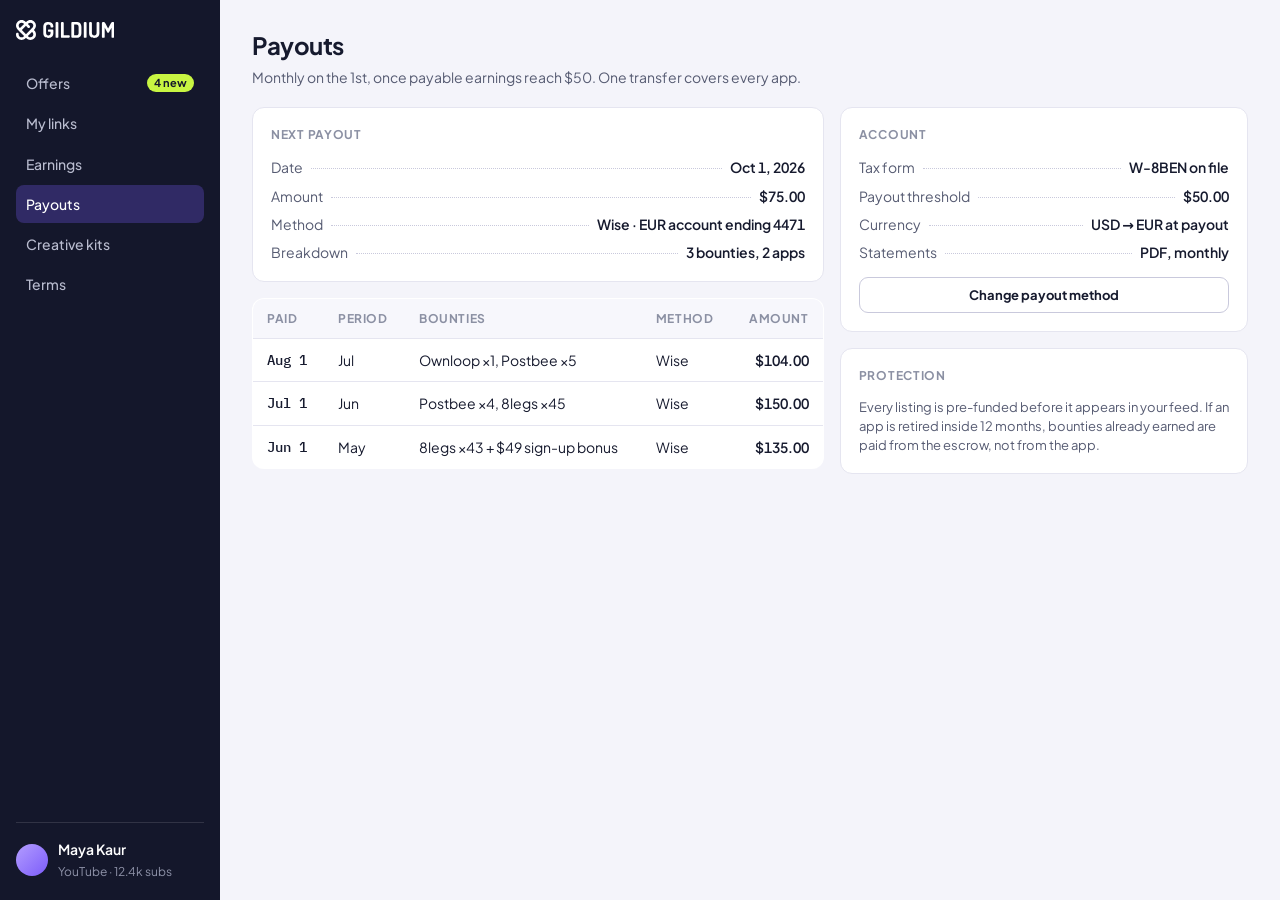
<file: prototype/payouts.html>
<!doctype html><html><head><meta charset="utf-8"><title>Payouts</title><link rel="stylesheet" href="fonts.css"><link rel="stylesheet" href="app.css"></head><body><div class="app"><aside class="side"><div class="brand"><svg class="" aria-label="Gildium" role="img" width="118" height="24" viewBox="0 0 118 24" fill="none" xmlns="http://www.w3.org/2000/svg"><path d="M17.2554 -1.14441e-05C15.4596 0.00258827 13.7451 0.7523 12.4754 2.02456L11.976 2.52477L11.4148 1.96245C10.1518 0.696924 8.47266 -1.14441e-05 6.68662 -1.14441e-05C4.90042 -1.14441e-05 3.2214 0.696924 1.9584 1.96245C-0.648682 4.57473 -0.648682 8.82532 1.9584 11.4376L4.76608 14.2509L9.72986 19.2244L9.21187 19.7434C7.84077 21.1173 5.55918 21.1557 4.19389 19.776C3.53788 19.113 3.17683 18.2342 3.17683 17.3C3.17683 17.1688 3.18385 17.0386 3.1982 16.91C3.25041 16.4371 3.07622 15.9674 2.74035 15.6308C1.8042 14.6928 0.182738 15.2443 0.03969 16.5633C0.0132788 16.8064 0 17.0522 0 17.3C0 19.0896 0.695542 20.7723 1.9584 22.0377C3.26201 23.3439 4.97431 23.9969 6.68662 23.9969C8.39907 23.9969 10.1114 23.3439 11.4148 22.0377L11.9762 21.4752L12.5375 22.0377C13.8006 23.3032 15.4796 24 17.2658 24C19.0518 24 20.7308 23.3032 21.994 22.0377C23.2567 20.7723 23.9522 19.0896 23.9522 17.3C23.9522 15.5104 23.2567 13.8279 21.994 12.5624L21.4326 12.0001L21.994 11.4376C24.6009 8.82532 24.6009 4.57473 21.994 1.96245C20.7308 0.696772 19.0515 -1.14441e-05 17.2655 -1.14441e-05C17.2621 -1.14441e-05 17.2587 -1.14441e-05 17.2554 -1.14441e-05ZM16.3617 9.16965C16.9818 8.54813 16.9818 7.54052 16.3617 6.91885L14.2225 4.77557L14.7404 4.25685C15.4096 3.58608 16.3122 3.18484 17.2589 3.183C18.1989 3.18132 19.083 3.54722 19.7475 4.2131C21.116 5.58433 21.116 7.81556 19.7475 9.18678L19.1863 9.74926L18.4375 10.4996L11.976 16.9736L7.01241 12.0001L11.976 7.02638L14.1152 9.16965C14.4253 9.48049 14.8318 9.63591 15.2384 9.63591C15.6449 9.63591 16.0515 9.48049 16.3617 9.16965ZM4.20473 9.18678C2.83638 7.81556 2.83638 5.58433 4.20473 4.2131C4.88898 3.52749 5.78772 3.18484 6.68662 3.18484C7.58536 3.18484 8.48442 3.52764 9.16851 4.2131L9.72986 4.77557L4.76608 9.74926L4.20473 9.18678ZM14.741 19.744L14.2225 19.2244L19.1863 14.2509L19.7475 14.8132C20.4798 15.5471 20.849 16.5482 20.7635 17.5971C20.7047 18.3185 20.4206 19.0087 19.9542 19.5614C19.2817 20.3588 18.326 20.8069 17.3004 20.8168C17.2897 20.8168 17.2789 20.817 17.2681 20.817C16.3192 20.817 15.4127 20.417 14.741 19.744Z" fill="currentColor"/><path d="M114.652 9.22145L111.639 14.5891C111.355 15.1053 110.917 15.2601 110.505 15.2601C110.093 15.2601 109.681 15.1053 109.398 14.5891L106.436 9.015V20.3181C106.436 21.0149 105.586 21.3762 104.762 21.3762C103.912 21.3762 103.088 21.0149 103.088 20.3181V4.18923C103.088 2.95053 103.912 2.51183 104.762 2.51183C105.972 2.51183 106.513 2.76989 107.363 4.29245L110.531 10.0731L113.699 4.29245C114.549 2.76989 115.115 2.51183 116.326 2.51183C117.176 2.51183 118 2.95053 118 4.18923V20.3181C118 21.0149 117.15 21.3762 116.326 21.3762C115.476 21.3762 114.652 21.0149 114.652 20.3181V9.22145Z" fill="currentColor"/><path d="M96.733 15.6214V3.54407C96.733 2.8215 97.5571 2.51183 98.407 2.51183C99.2312 2.51183 100.081 2.8215 100.081 3.54407V15.6214C100.081 19.931 97.3511 21.531 93.8999 21.531C90.423 21.531 87.7188 19.931 87.7188 15.6214V3.54407C87.7188 2.8215 88.5429 2.51183 89.3928 2.51183C90.217 2.51183 91.0669 2.8215 91.0669 3.54407V15.6214C91.0669 17.6343 92.1228 18.5891 93.8999 18.5891C95.677 18.5891 96.733 17.6343 96.733 15.6214Z" fill="currentColor"/><path d="M81.3574 20.3181V3.54407C81.3574 2.8215 82.1816 2.51183 83.0315 2.51183C83.8556 2.51183 84.7056 2.8215 84.7056 3.54407V20.3181C84.7056 21.0149 83.8556 21.3762 83.0315 21.3762C82.1816 21.3762 81.3574 21.0149 81.3574 20.3181Z" fill="currentColor"/><path d="M67.8855 2.51183H72.4441C75.8438 2.51183 78.4965 4.11181 78.4965 8.42145V15.4666C78.4965 19.7762 75.8438 21.3762 72.4441 21.3762H67.8855C67.0098 21.3762 66.4175 20.8859 66.4175 20.3439V3.54407C66.4175 3.00214 67.0098 2.51183 67.8855 2.51183ZM72.4441 5.45374H69.7656V18.4343H72.4441C74.1439 18.4343 75.1484 17.4794 75.1484 15.4666V8.42145C75.1484 6.40857 74.1439 5.45374 72.4441 5.45374Z" fill="currentColor"/><path d="M63.5747 21.3762H55.4104C54.6635 21.3762 53.9424 21.0149 53.9424 20.3181V3.54407C53.9424 2.8215 54.7665 2.51183 55.6164 2.51183C56.4406 2.51183 57.2905 2.8215 57.2905 3.54407V18.4343H63.5747C64.2443 18.4343 64.5791 19.1568 64.5791 19.9052C64.5791 20.6278 64.2443 21.3762 63.5747 21.3762Z" fill="currentColor"/><path d="M47.5039 20.3181V3.54407C47.5039 2.8215 48.3281 2.51183 49.178 2.51183C50.0021 2.51183 50.852 2.8215 50.852 3.54407V20.3181C50.852 21.0149 50.0021 21.3762 49.178 21.3762C48.3281 21.3762 47.5039 21.0149 47.5039 20.3181Z" fill="currentColor"/><path d="M41.4912 8.00849C41.4139 6.7956 41.0018 5.45367 38.8127 5.45367C37.0871 5.45367 36.1084 6.40851 36.1084 8.42139V15.6213C36.1084 17.6342 37.0871 18.5891 38.7869 18.5891C40.461 18.5891 41.4912 17.6342 41.4912 15.6213V14.0988H39.405C38.7354 14.0988 38.3748 13.4536 38.3748 12.7826C38.3748 12.1375 38.7354 11.4665 39.405 11.4665H43.7833C44.453 11.4665 44.8393 11.9827 44.8393 12.5504V15.6213C44.8393 19.931 42.1865 21.531 38.7869 21.531C35.3873 21.531 32.7603 19.931 32.7603 15.6213V8.42139C32.7603 4.11175 35.413 2.51176 38.6839 2.51176C42.238 2.51176 44.8393 4.36981 44.8393 7.46656C44.8393 8.75687 44.2727 9.06655 43.1652 9.06655C42.2638 9.06655 41.5169 8.80849 41.4912 8.00849Z" fill="currentColor"/></svg>
</div><nav class="nav">
<a href="#" class="">Offers <span class="n">4 new</span></a><a href="#" class="">My links</a><a href="#" class="">Earnings</a><a href="#" class="on">Payouts</a><a href="#">Creative kits</a><a href="#">Terms</a></nav>
<div class="who"><div class="avatar"></div><div><b>Maya Kaur</b><span>YouTube · 12.4k subs</span></div></div></aside>
<main class="main">
<div class="top"><div><h1>Payouts</h1><p class="sub">Monthly on the 1st, once payable earnings reach $50. One transfer covers every app.</p></div></div>
<div class="two">
<div style="display:flex;flex-direction:column;gap:16px">
<div class="panel"><h2>Next payout</h2><div class="ledger"><div><span>Date</span><span>Oct 1, 2026</span></div><div><span>Amount</span><span>$75.00</span></div><div><span>Method</span><span>Wise · EUR account ending 4471</span></div><div><span>Breakdown</span><span>3 bounties, 2 apps</span></div></div></div>
<table><thead><tr><th>Paid</th><th>Period</th><th>Bounties</th><th>Method</th><th class="num">Amount</th></tr></thead><tbody>
<tr><td class="mono">Aug 1</td><td>Jul</td><td>Ownloop ×1, Postbee ×5</td><td>Wise</td><td class="num">$104.00</td></tr>
<tr><td class="mono">Jul 1</td><td>Jun</td><td>Postbee ×4, 8legs ×45</td><td>Wise</td><td class="num">$150.00</td></tr>
<tr><td class="mono">Jun 1</td><td>May</td><td>8legs ×43 + $49 sign-up bonus</td><td>Wise</td><td class="num">$135.00</td></tr>
</tbody></table></div>
<div style="display:flex;flex-direction:column;gap:16px">
<div class="panel"><h2>Account</h2><div class="ledger"><div><span>Tax form</span><span>W-8BEN on file</span></div><div><span>Payout threshold</span><span>$50.00</span></div><div><span>Currency</span><span>USD → EUR at payout</span></div><div><span>Statements</span><span>PDF, monthly</span></div></div><button class="btn ghost">Change payout method</button></div>
<div class="panel"><h2>Protection</h2><p class="note" style="font-size:13px;color:var(--ink-2);margin:0">Every listing is pre-funded before it appears in your feed. If an app is retired inside 12 months, bounties already earned are paid from the escrow, not from the app.</p></div>
</div></div></main></div></body></html>
</file>
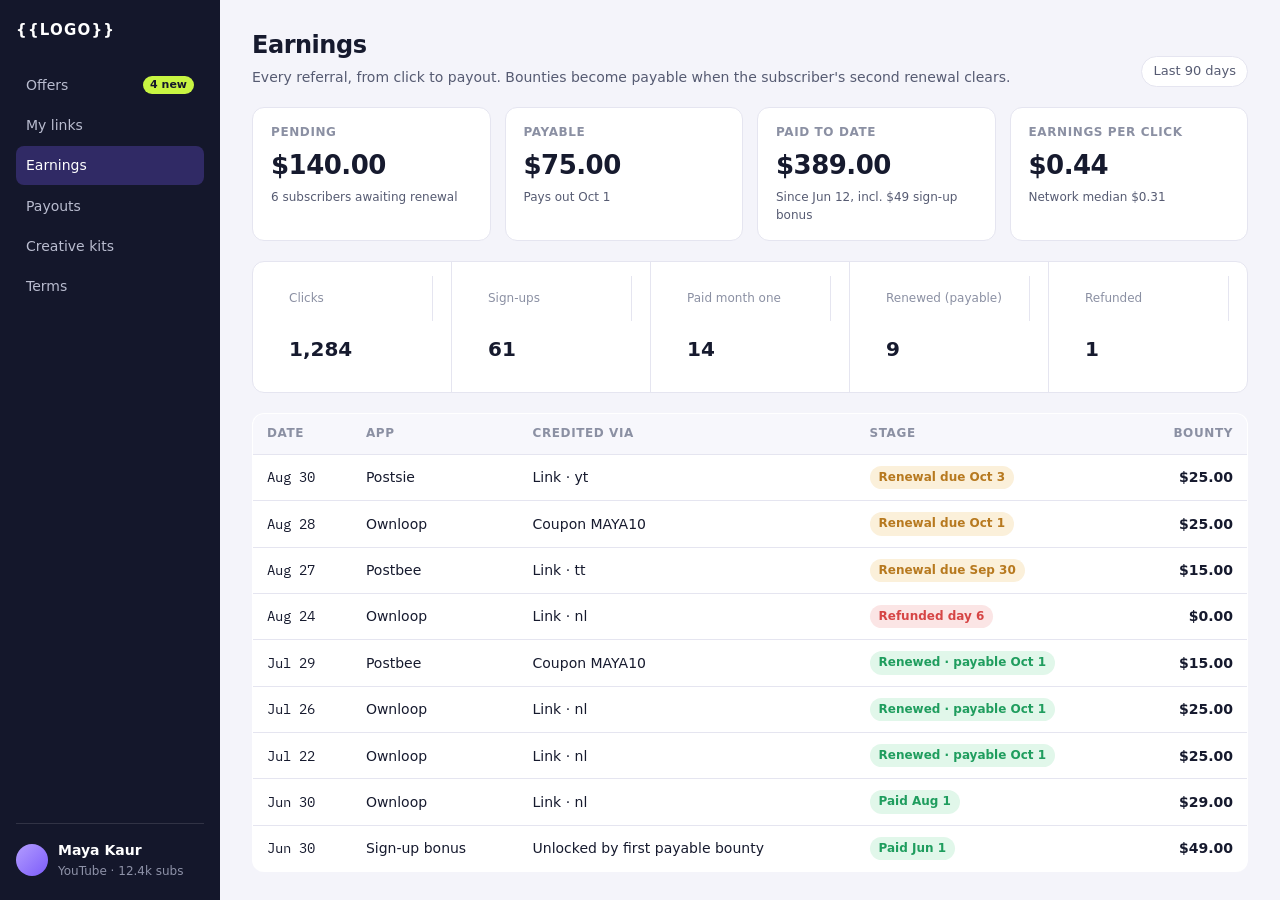
<file: site/prototype/earnings.html>
<!doctype html><html><head><meta charset="utf-8"><title>Earnings</title><link rel="stylesheet" href="fonts.css"><link rel="stylesheet" href="app.css"></head><body><div class="app"><aside class="side"><div class="brand">{{logo}}</div><nav class="nav">
<a href="#" class="">Offers <span class="n">4 new</span></a><a href="#" class="">My links</a><a href="#" class="on">Earnings</a><a href="#" class="">Payouts</a><a href="#">Creative kits</a><a href="#">Terms</a></nav>
<div class="who"><div class="avatar"></div><div><b>Maya Kaur</b><span>YouTube · 12.4k subs</span></div></div></aside>
<main class="main">
<div class="top"><div><h1>Earnings</h1><p class="sub">Every referral, from click to payout. Bounties become payable when the subscriber's second renewal clears.</p></div><span class="chip">Last 90 days</span></div>
<div class="tiles"><div class="tile"><div class="l">Pending</div><div class="v">$140.00</div><div class="d">6 subscribers awaiting renewal</div></div><div class="tile"><div class="l">Payable</div><div class="v">$75.00</div><div class="d">Pays out Oct 1</div></div><div class="tile"><div class="l">Paid to date</div><div class="v">$389.00</div><div class="d">Since Jun 12, incl. $49 sign-up bonus</div></div><div class="tile"><div class="l">Earnings per click</div><div class="v">$0.44</div><div class="d">Network median $0.31</div></div></div>
<div class="funnel"><div><div class="l">Clicks</div><div class="v">1,284</div></div><div><div class="l">Sign-ups</div><div class="v">61</div></div><div><div class="l">Paid month one</div><div class="v">14</div></div><div><div class="l">Renewed (payable)</div><div class="v">9</div></div><div><div class="l">Refunded</div><div class="v">1</div></div></div>
<table><thead><tr><th>Date</th><th>App</th><th>Credited via</th><th>Stage</th><th class="num">Bounty</th></tr></thead><tbody>
<tr><td class="mono">Aug 30</td><td>Postsie</td><td>Link · yt</td><td><span class="pill hold">Renewal due Oct 3</span></td><td class="num">$25.00</td></tr>
<tr><td class="mono">Aug 28</td><td>Ownloop</td><td>Coupon MAYA10</td><td><span class="pill hold">Renewal due Oct 1</span></td><td class="num">$25.00</td></tr>
<tr><td class="mono">Aug 27</td><td>Postbee</td><td>Link · tt</td><td><span class="pill hold">Renewal due Sep 30</span></td><td class="num">$15.00</td></tr>
<tr><td class="mono">Aug 24</td><td>Ownloop</td><td>Link · nl</td><td><span class="pill bad">Refunded day 6</span></td><td class="num">$0.00</td></tr>
<tr><td class="mono">Jul 29</td><td>Postbee</td><td>Coupon MAYA10</td><td><span class="pill paid">Renewed · payable Oct 1</span></td><td class="num">$15.00</td></tr>
<tr><td class="mono">Jul 26</td><td>Ownloop</td><td>Link · nl</td><td><span class="pill paid">Renewed · payable Oct 1</span></td><td class="num">$25.00</td></tr>
<tr><td class="mono">Jul 22</td><td>Ownloop</td><td>Link · nl</td><td><span class="pill paid">Renewed · payable Oct 1</span></td><td class="num">$25.00</td></tr>
<tr><td class="mono">Jun 30</td><td>Ownloop</td><td>Link · nl</td><td><span class="pill paid">Paid Aug 1</span></td><td class="num">$29.00</td></tr>
<tr><td class="mono">Jun 30</td><td>Sign-up bonus</td><td>Unlocked by first payable bounty</td><td><span class="pill paid">Paid Jun 1</span></td><td class="num">$49.00</td></tr>
</tbody></table></main></div></body></html>
</file>
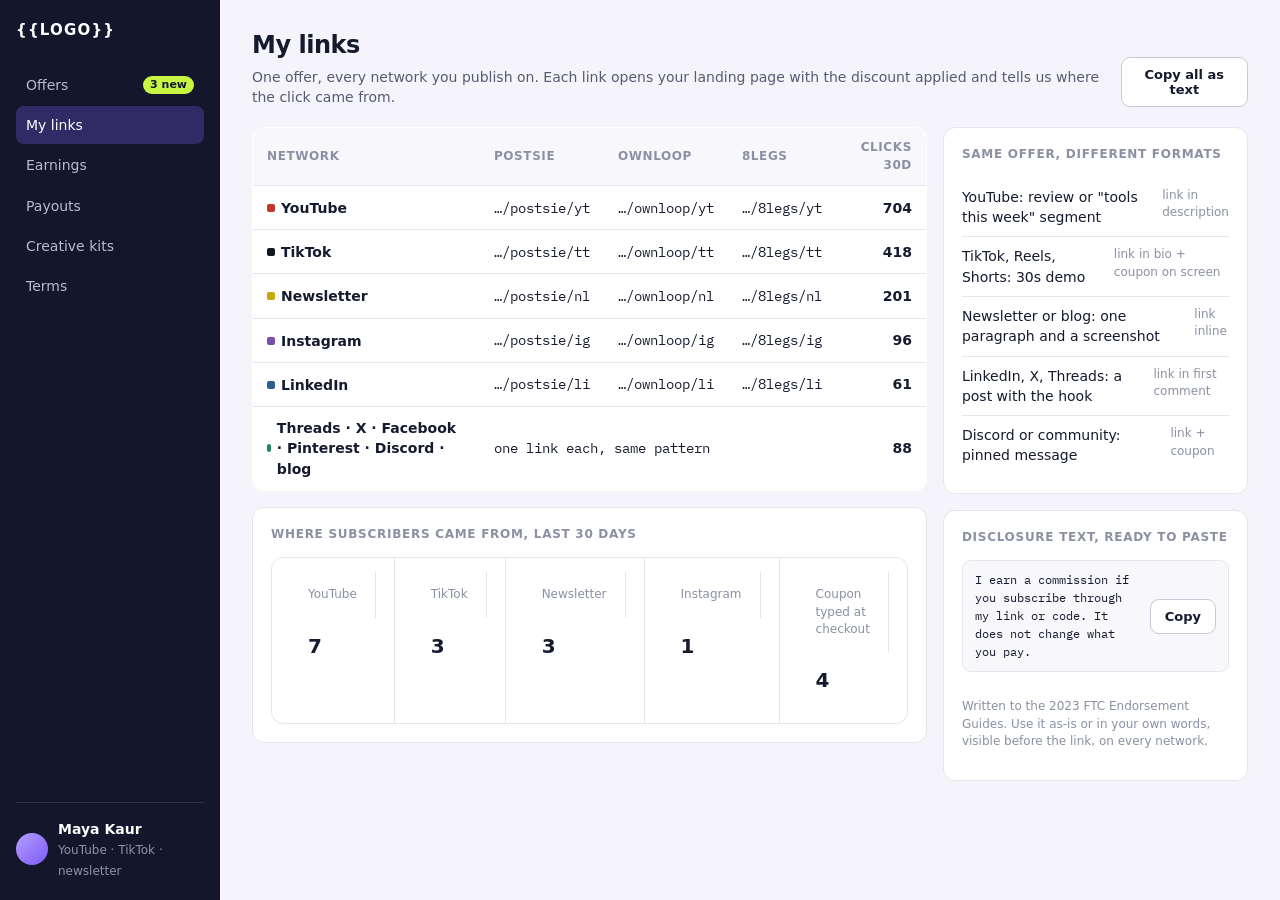
<file: site/prototype/links.html>
<!doctype html><html><head><meta charset="utf-8"><title>My links</title><link rel="stylesheet" href="fonts.css"><link rel="stylesheet" href="app.css"></head><body><div class="app"><aside class="side"><div class="brand">{{logo}}</div><nav class="nav"><a href="#" class="">Offers <span class="n">3 new</span></a><a href="#" class="on">My links</a><a href="#" class="">Earnings</a><a href="#" class="">Payouts</a><a href="#">Creative kits</a><a href="#">Terms</a></nav><div class="who"><div class="avatar"></div><div><b>Maya Kaur</b><span>YouTube · TikTok · newsletter</span></div></div></aside>
<main class="main">
<div class="top"><div><h1>My links</h1><p class="sub">One offer, every network you publish on. Each link opens your landing page with the discount applied and tells us where the click came from.</p></div><button class="btn ghost">Copy all as text</button></div>
<div class="two">
<div style="display:flex;flex-direction:column;gap:16px">
<table><thead><tr><th>Network</th><th>Postsie</th><th>Ownloop</th><th>8legs</th><th class="num">Clicks 30d</th></tr></thead><tbody>
<tr><td><span class="net"><i style="background:#C0392B"></i>YouTube</span></td><td class="mono">…/postsie/yt</td><td class="mono">…/ownloop/yt</td><td class="mono">…/8legs/yt</td><td class="num">704</td></tr>
<tr><td><span class="net"><i style="background:#111820"></i>TikTok</span></td><td class="mono">…/postsie/tt</td><td class="mono">…/ownloop/tt</td><td class="mono">…/8legs/tt</td><td class="num">418</td></tr>
<tr><td><span class="net"><i style="background:#C8A800"></i>Newsletter</span></td><td class="mono">…/postsie/nl</td><td class="mono">…/ownloop/nl</td><td class="mono">…/8legs/nl</td><td class="num">201</td></tr>
<tr><td><span class="net"><i style="background:#7B4FA8"></i>Instagram</span></td><td class="mono">…/postsie/ig</td><td class="mono">…/ownloop/ig</td><td class="mono">…/8legs/ig</td><td class="num">96</td></tr>
<tr><td><span class="net"><i style="background:#2F5D8C"></i>LinkedIn</span></td><td class="mono">…/postsie/li</td><td class="mono">…/ownloop/li</td><td class="mono">…/8legs/li</td><td class="num">61</td></tr>
<tr><td><span class="net"><i style="background:#1F8A5B"></i>Threads · X · Facebook · Pinterest · Discord · blog</span></td><td class="mono" colspan="3">one link each, same pattern</td><td class="num">88</td></tr>
</tbody></table>
<div class="panel"><h2>Where subscribers came from, last 30 days</h2><div class="funnel"><div><div class="l">YouTube</div><div class="v">7</div></div><div><div class="l">TikTok</div><div class="v">3</div></div><div><div class="l">Newsletter</div><div class="v">3</div></div><div><div class="l">Instagram</div><div class="v">1</div></div><div><div class="l">Coupon typed at checkout</div><div class="v">4</div></div></div></div>
</div>
<div style="display:flex;flex-direction:column;gap:16px">
<div class="panel"><h2>Same offer, different formats</h2><ul class="kit"><li><span>YouTube: review or "tools this week" segment</span><span>link in description</span></li><li><span>TikTok, Reels, Shorts: 30s demo</span><span>link in bio + coupon on screen</span></li><li><span>Newsletter or blog: one paragraph and a screenshot</span><span>link inline</span></li><li><span>LinkedIn, X, Threads: a post with the hook</span><span>link in first comment</span></li><li><span>Discord or community: pinned message</span><span>link + coupon</span></li></ul></div>
<div class="panel"><h2>Disclosure text, ready to paste</h2><div class="linkbox"><code style="white-space:normal;font-size:12px;line-height:1.5">I earn a commission if you subscribe through my link or code. It does not change what you pay.</code><button class="btn ghost">Copy</button></div><p class="note">Written to the 2023 FTC Endorsement Guides. Use it as-is or in your own words, visible before the link, on every network.</p></div>
</div></div></main></div></body></html>
</file>
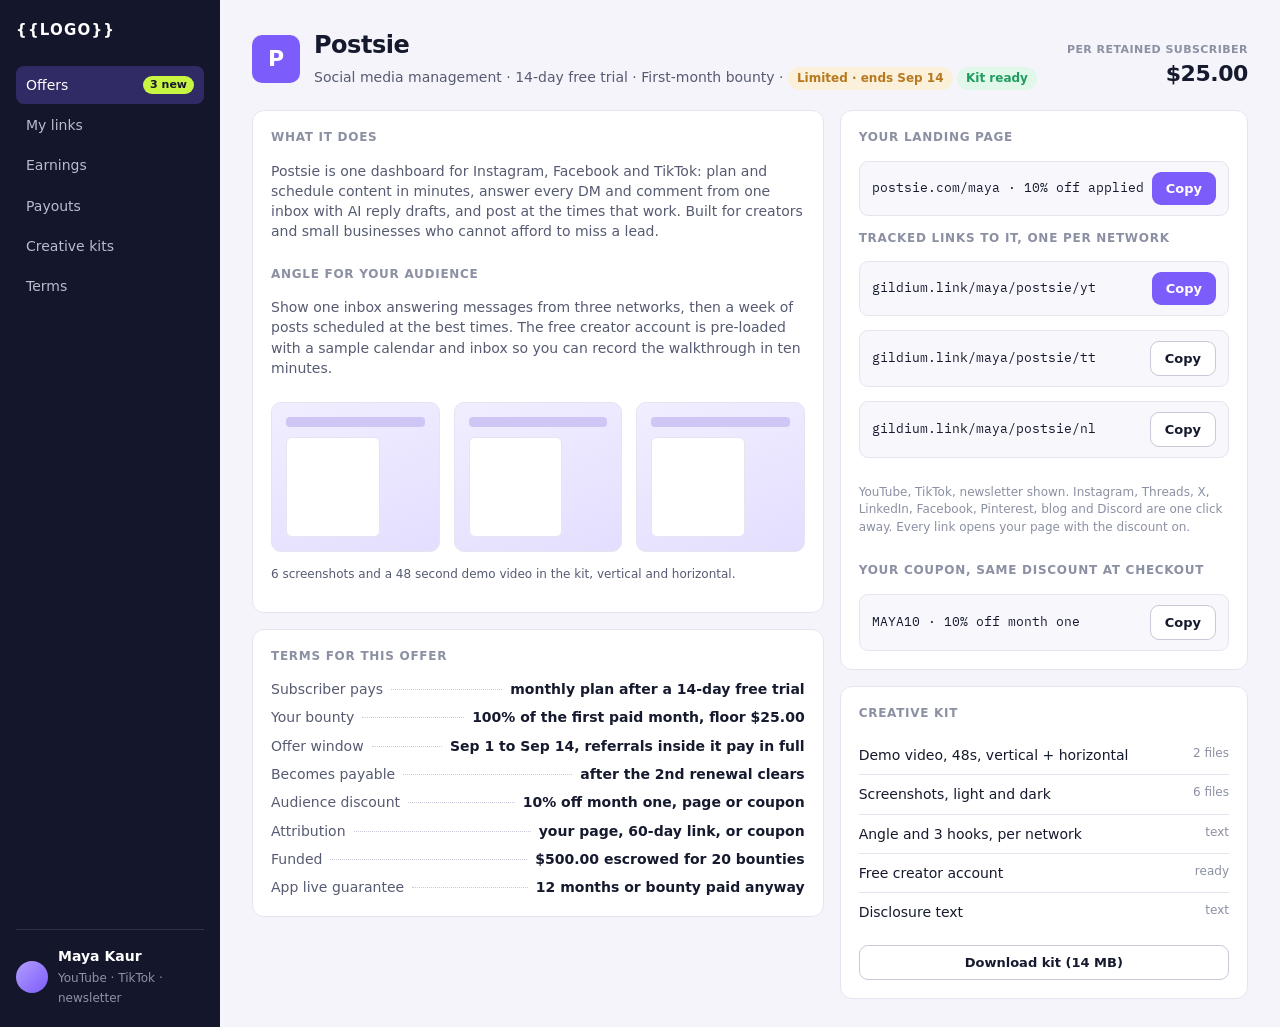
<file: site/prototype/offer.html>
<!doctype html><html><head><meta charset="utf-8"><title>Offer</title><link rel="stylesheet" href="fonts.css"><link rel="stylesheet" href="app.css"></head><body><div class="app"><aside class="side"><div class="brand">{{logo}}</div><nav class="nav"><a href="#" class="on">Offers <span class="n">3 new</span></a><a href="#" class="">My links</a><a href="#" class="">Earnings</a><a href="#" class="">Payouts</a><a href="#">Creative kits</a><a href="#">Terms</a></nav><div class="who"><div class="avatar"></div><div><b>Maya Kaur</b><span>YouTube · TikTok · newsletter</span></div></div></aside>
<main class="main">
<div class="top"><div style="display:flex;gap:14px;align-items:center"><div class="mark" data-icon="postsie" style="background:#7C5CFA;width:48px;height:48px;font-size:22px">P</div><div><h1>Postsie</h1><p class="sub">Social media management · 14-day free trial · First-month bounty · <span class="pill limited">Limited · ends Sep 14</span> <span class="pill kitready">Kit ready</span></p></div></div><div class="bounty" style="text-align:right"><small>Per retained subscriber</small>$25.00</div></div>
<div class="two">
<div style="display:flex;flex-direction:column;gap:16px">
<div class="panel about"><h2>What it does</h2><p>Postsie is one dashboard for Instagram, Facebook and TikTok: plan and schedule content in minutes, answer every DM and comment from one inbox with AI reply drafts, and post at the times that work. Built for creators and small businesses who cannot afford to miss a lead.</p><h2>Angle for your audience</h2><p>Show one inbox answering messages from three networks, then a week of posts scheduled at the best times. The free creator account is pre-loaded with a sample calendar and inbox so you can record the walkthrough in ten minutes.</p><div class="grid" style="grid-template-columns:1fr 1fr 1fr"><div class="shot"></div><div class="shot"></div><div class="shot"></div></div><p class="note">6 screenshots and a 48 second demo video in the kit, vertical and horizontal.</p></div>
<div class="panel"><h2>Terms for this offer</h2><div class="ledger">
<div><span>Subscriber pays</span><span>monthly plan after a 14-day free trial</span></div>
<div><span>Your bounty</span><span>100% of the first paid month, floor $25.00</span></div>
<div><span>Offer window</span><span>Sep 1 to Sep 14, referrals inside it pay in full</span></div>
<div><span>Becomes payable</span><span>after the 2nd renewal clears</span></div>
<div><span>Audience discount</span><span>10% off month one, page or coupon</span></div>
<div><span>Attribution</span><span>your page, 60-day link, or coupon</span></div>
<div><span>Funded</span><span>$500.00 escrowed for 20 bounties</span></div>
<div><span>App live guarantee</span><span>12 months or bounty paid anyway</span></div>
</div></div>
</div>
<div style="display:flex;flex-direction:column;gap:16px">
<div class="panel"><h2>Your landing page</h2><div class="linkbox"><code>postsie.com/maya · 10% off applied</code><button class="btn">Copy</button></div><h2>Tracked links to it, one per network</h2><div class="linkbox"><code>gildium.link/maya/postsie/yt</code><button class="btn">Copy</button></div><div class="linkbox"><code>gildium.link/maya/postsie/tt</code><button class="btn ghost">Copy</button></div><div class="linkbox"><code>gildium.link/maya/postsie/nl</code><button class="btn ghost">Copy</button></div><p class="note">YouTube, TikTok, newsletter shown. Instagram, Threads, X, LinkedIn, Facebook, Pinterest, blog and Discord are one click away. Every link opens your page with the discount on.</p><h2>Your coupon, same discount at checkout</h2><div class="linkbox"><code>MAYA10 · 10% off month one</code><button class="btn ghost">Copy</button></div></div>
<div class="panel"><h2>Creative kit</h2><ul class="kit"><li><span>Demo video, 48s, vertical + horizontal</span><span>2 files</span></li><li><span>Screenshots, light and dark</span><span>6 files</span></li><li><span>Angle and 3 hooks, per network</span><span>text</span></li><li><span>Free creator account</span><span>ready</span></li><li><span>Disclosure text</span><span>text</span></li></ul><button class="btn ghost">Download kit (14 MB)</button></div>
</div></div></main></div></body></html>
</file>
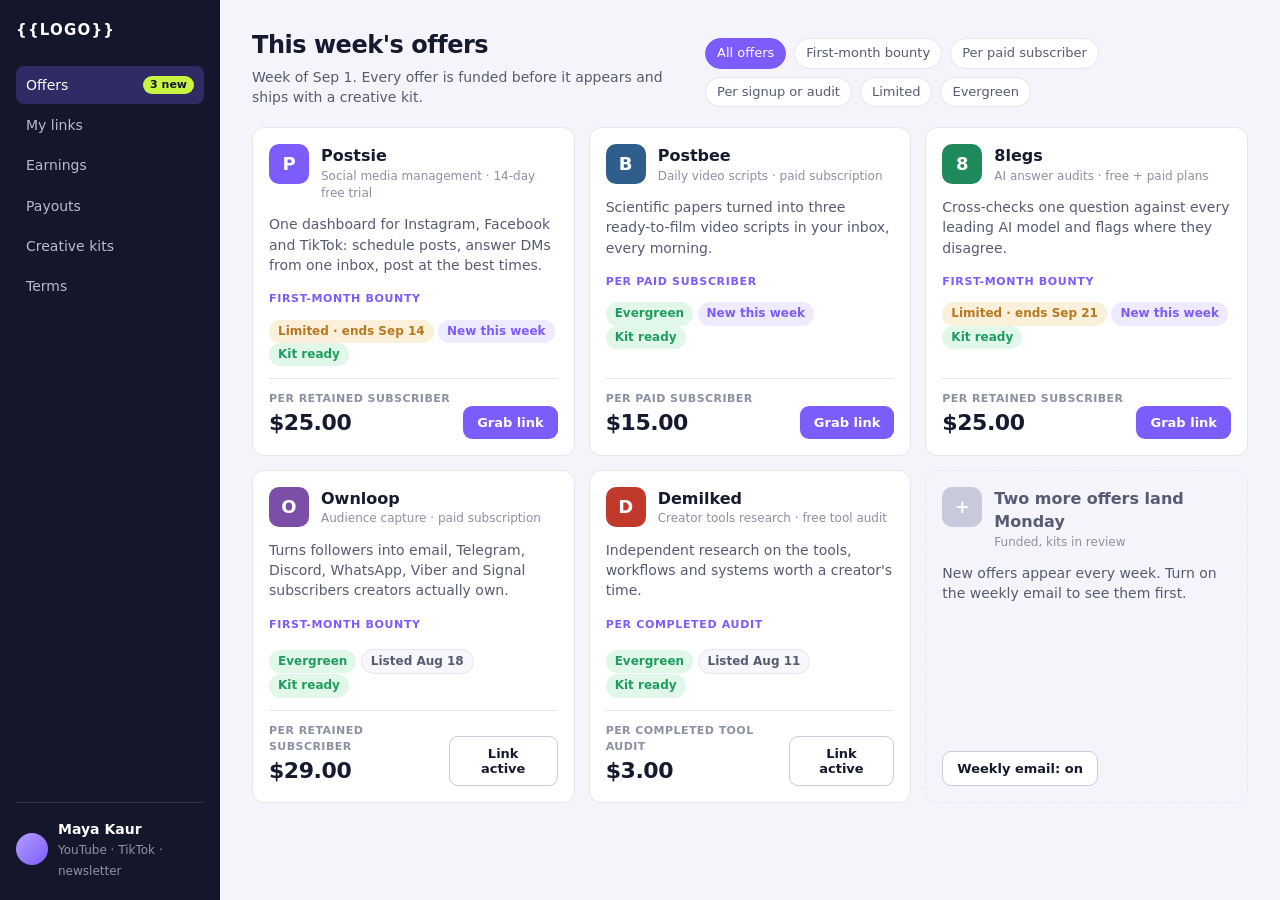
<file: site/prototype/offers.html>
<!doctype html><html><head><meta charset="utf-8"><title>Offers</title><link rel="stylesheet" href="fonts.css"><link rel="stylesheet" href="app.css"></head><body><div class="app"><aside class="side"><div class="brand">{{logo}}</div><nav class="nav"><a href="#" class="on">Offers <span class="n">3 new</span></a><a href="#" class="">My links</a><a href="#" class="">Earnings</a><a href="#" class="">Payouts</a><a href="#">Creative kits</a><a href="#">Terms</a></nav><div class="who"><div class="avatar"></div><div><b>Maya Kaur</b><span>YouTube · TikTok · newsletter</span></div></div></aside>
<main class="main">
<div class="top"><div><h1>This week's offers</h1><p class="sub">Week of Sep 1. Every offer is funded before it appears and ships with a creative kit.</p></div><div class="chips"><span class="chip on">All offers</span><span class="chip">First-month bounty</span><span class="chip">Per paid subscriber</span><span class="chip">Per signup or audit</span><span class="chip">Limited</span><span class="chip">Evergreen</span></div></div>
<div class="grid">
<div class="card"><div class="hd"><div class="mark" data-icon="postsie" style="background:#7C5CFA">P</div><div><h3>Postsie</h3><div class="tag">Social media management · 14-day free trial</div></div></div><p>One dashboard for Instagram, Facebook and TikTok: schedule posts, answer DMs from one inbox, post at the best times.</p><div><span class="otype">First-month bounty</span></div><div><span class="pill limited">Limited · ends Sep 14</span> <span class="pill new">New this week</span> <span class="pill kitready">Kit ready</span></div><div class="meta"><div class="bounty"><small>Per retained subscriber</small>$25.00</div><button class="btn">Grab link</button></div></div>
<div class="card"><div class="hd"><div class="mark" data-icon="postbee" style="background:#2F5D8C">B</div><div><h3>Postbee</h3><div class="tag">Daily video scripts · paid subscription</div></div></div><p>Scientific papers turned into three ready-to-film video scripts in your inbox, every morning.</p><div><span class="otype">Per paid subscriber</span></div><div><span class="pill ever">Evergreen</span> <span class="pill new">New this week</span> <span class="pill kitready">Kit ready</span></div><div class="meta"><div class="bounty"><small>Per paid subscriber</small>$15.00</div><button class="btn">Grab link</button></div></div>
<div class="card"><div class="hd"><div class="mark" data-icon="8legs" style="background:#1F8A5B">8</div><div><h3>8legs</h3><div class="tag">AI answer audits · free + paid plans</div></div></div><p>Cross-checks one question against every leading AI model and flags where they disagree.</p><div><span class="otype">First-month bounty</span></div><div><span class="pill limited">Limited · ends Sep 21</span> <span class="pill new">New this week</span> <span class="pill kitready">Kit ready</span></div><div class="meta"><div class="bounty"><small>Per retained subscriber</small>$25.00</div><button class="btn">Grab link</button></div></div>
<div class="card"><div class="hd"><div class="mark" data-icon="ownloop" style="background:#7B4FA8">O</div><div><h3>Ownloop</h3><div class="tag">Audience capture · paid subscription</div></div></div><p>Turns followers into email, Telegram, Discord, WhatsApp, Viber and Signal subscribers creators actually own.</p><div><span class="otype">First-month bounty</span></div><div><span class="pill ever">Evergreen</span> <span class="pill sub">Listed Aug 18</span> <span class="pill kitready">Kit ready</span></div><div class="meta"><div class="bounty"><small>Per retained subscriber</small>$29.00</div><button class="btn ghost">Link active</button></div></div>
<div class="card"><div class="hd"><div class="mark" data-icon="demilked" style="background:#C0392B">D</div><div><h3>Demilked</h3><div class="tag">Creator tools research · free tool audit</div></div></div><p>Independent research on the tools, workflows and systems worth a creator's time.</p><div><span class="otype">Per completed audit</span></div><div><span class="pill ever">Evergreen</span> <span class="pill sub">Listed Aug 11</span> <span class="pill kitready">Kit ready</span></div><div class="meta"><div class="bounty"><small>Per completed tool audit</small>$3.00</div><button class="btn ghost">Link active</button></div></div>
<div class="card" style="border-style:dashed;background:transparent"><div class="hd"><div class="mark" style="background:var(--line-strong)">+</div><div><h3 style="color:var(--ink-2)">Two more offers land Monday</h3><div class="tag">Funded, kits in review</div></div></div><p>New offers appear every week. Turn on the weekly email to see them first.</p><div class="meta" style="border-top:0"><button class="btn ghost">Weekly email: on</button></div></div>
</div></main></div></body></html>
</file>
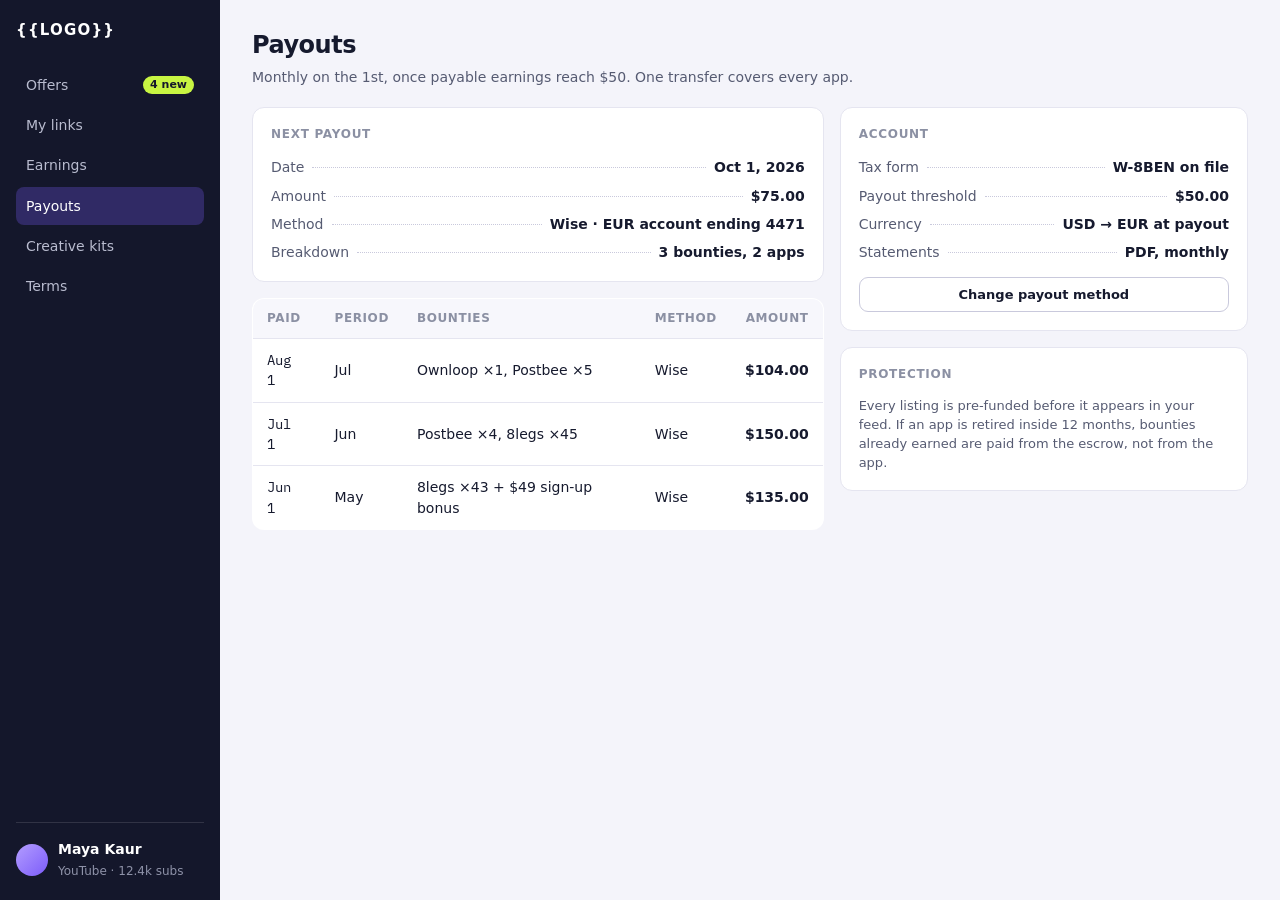
<file: site/prototype/payouts.html>
<!doctype html><html><head><meta charset="utf-8"><title>Payouts</title><link rel="stylesheet" href="fonts.css"><link rel="stylesheet" href="app.css"></head><body><div class="app"><aside class="side"><div class="brand">{{logo}}</div><nav class="nav">
<a href="#" class="">Offers <span class="n">4 new</span></a><a href="#" class="">My links</a><a href="#" class="">Earnings</a><a href="#" class="on">Payouts</a><a href="#">Creative kits</a><a href="#">Terms</a></nav>
<div class="who"><div class="avatar"></div><div><b>Maya Kaur</b><span>YouTube · 12.4k subs</span></div></div></aside>
<main class="main">
<div class="top"><div><h1>Payouts</h1><p class="sub">Monthly on the 1st, once payable earnings reach $50. One transfer covers every app.</p></div></div>
<div class="two">
<div style="display:flex;flex-direction:column;gap:16px">
<div class="panel"><h2>Next payout</h2><div class="ledger"><div><span>Date</span><span>Oct 1, 2026</span></div><div><span>Amount</span><span>$75.00</span></div><div><span>Method</span><span>Wise · EUR account ending 4471</span></div><div><span>Breakdown</span><span>3 bounties, 2 apps</span></div></div></div>
<table><thead><tr><th>Paid</th><th>Period</th><th>Bounties</th><th>Method</th><th class="num">Amount</th></tr></thead><tbody>
<tr><td class="mono">Aug 1</td><td>Jul</td><td>Ownloop ×1, Postbee ×5</td><td>Wise</td><td class="num">$104.00</td></tr>
<tr><td class="mono">Jul 1</td><td>Jun</td><td>Postbee ×4, 8legs ×45</td><td>Wise</td><td class="num">$150.00</td></tr>
<tr><td class="mono">Jun 1</td><td>May</td><td>8legs ×43 + $49 sign-up bonus</td><td>Wise</td><td class="num">$135.00</td></tr>
</tbody></table></div>
<div style="display:flex;flex-direction:column;gap:16px">
<div class="panel"><h2>Account</h2><div class="ledger"><div><span>Tax form</span><span>W-8BEN on file</span></div><div><span>Payout threshold</span><span>$50.00</span></div><div><span>Currency</span><span>USD → EUR at payout</span></div><div><span>Statements</span><span>PDF, monthly</span></div></div><button class="btn ghost">Change payout method</button></div>
<div class="panel"><h2>Protection</h2><p class="note" style="font-size:13px;color:var(--ink-2);margin:0">Every listing is pre-funded before it appears in your feed. If an app is retired inside 12 months, bounties already earned are paid from the escrow, not from the app.</p></div>
</div></div></main></div></body></html>
</file>
<file: prototype/fonts.css>
@font-face {
  font-family: 'IBM Plex Mono';
  font-style: normal;
  font-weight: 500;
  font-display: swap;
  src: url([data-uri]) format('woff2');
  unicode-range: U+0000-00FF, U+0131, U+0152-0153, U+02BB-02BC, U+02C6, U+02DA, U+02DC, U+0304, U+0308, U+0329, U+2000-206F, U+20AC, U+2122, U+2191, U+2193, U+2212, U+2215, U+FEFF, U+FFFD;
}
@font-face {
  font-family: 'Plus Jakarta Sans';
  font-style: normal;
  font-weight: 400;
  font-display: swap;
  src: url([data-uri]) format('woff2');
  unicode-range: U+0000-00FF, U+0131, U+0152-0153, U+02BB-02BC, U+02C6, U+02DA, U+02DC, U+0304, U+0308, U+0329, U+2000-206F, U+20AC, U+2122, U+2191, U+2193, U+2212, U+2215, U+FEFF, U+FFFD;
}
@font-face {
  font-family: 'Plus Jakarta Sans';
  font-style: normal;
  font-weight: 500;
  font-display: swap;
  src: url([data-uri]) format('woff2');
  unicode-range: U+0000-00FF, U+0131, U+0152-0153, U+02BB-02BC, U+02C6, U+02DA, U+02DC, U+0304, U+0308, U+0329, U+2000-206F, U+20AC, U+2122, U+2191, U+2193, U+2212, U+2215, U+FEFF, U+FFFD;
}
@font-face {
  font-family: 'Plus Jakarta Sans';
  font-style: normal;
  font-weight: 600;
  font-display: swap;
  src: url([data-uri]) format('woff2');
  unicode-range: U+0000-00FF, U+0131, U+0152-0153, U+02BB-02BC, U+02C6, U+02DA, U+02DC, U+0304, U+0308, U+0329, U+2000-206F, U+20AC, U+2122, U+2191, U+2193, U+2212, U+2215, U+FEFF, U+FFFD;
}
@font-face {
  font-family: 'Plus Jakarta Sans';
  font-style: normal;
  font-weight: 700;
  font-display: swap;
  src: url([data-uri]) format('woff2');
  unicode-range: U+0000-00FF, U+0131, U+0152-0153, U+02BB-02BC, U+02C6, U+02DA, U+02DC, U+0304, U+0308, U+0329, U+2000-206F, U+20AC, U+2122, U+2191, U+2193, U+2212, U+2215, U+FEFF, U+FFFD;
}
@font-face {
  font-family: 'Plus Jakarta Sans';
  font-style: normal;
  font-weight: 800;
  font-display: swap;
  src: url([data-uri]) format('woff2');
  unicode-range: U+0000-00FF, U+0131, U+0152-0153, U+02BB-02BC, U+02C6, U+02DA, U+02DC, U+0304, U+0308, U+0329, U+2000-206F, U+20AC, U+2122, U+2191, U+2193, U+2212, U+2215, U+FEFF, U+FFFD;
}
</file>
<file: prototype/app.css>
:root{
  --bg:#F4F4FA; --surface:#FFFFFF; --surface-2:#F7F7FC; --line:#E5E5F0; --line-strong:#C9C9DC;
  --ink:#161A2E; --ink-2:#565B72; --ink-3:#8B90A3;
  --accent:#7C5CFA; --accent-ink:#FFFFFF; --accent-soft:#EEEAFF;
  --lime:#C8F542; --lime-ink:#14172B;
  --paid:#1F9D5E; --paid-soft:#E1F7EA; --hold:#B7791F; --hold-soft:#FBF0DA; --bad:#D64545; --bad-soft:#FBE5E5;
  --radius:12px;
}
*{box-sizing:border-box}
html,body{margin:0;height:100%}
body{font-family:"Plus Jakarta Sans",system-ui,-apple-system,"Segoe UI",sans-serif;font-size:14px;line-height:1.45;color:var(--ink);background:var(--bg);-webkit-font-smoothing:antialiased}
.mono{font-family:"IBM Plex Mono",Menlo,Consolas,monospace;font-variant-numeric:tabular-nums}
.app{display:grid;grid-template-columns:220px 1fr;min-height:100vh}
.side{background:#14172B;color:#C9CBDA;padding:20px 16px;display:flex;flex-direction:column;gap:24px}
.brand{display:flex;align-items:center;gap:9px;font-weight:800;font-size:15px;color:#fff;letter-spacing:.08em;text-transform:uppercase}
.brand svg{height:20px;width:auto;display:block}
.nav{display:flex;flex-direction:column;gap:2px}
.nav a{display:flex;justify-content:space-between;align-items:center;padding:9px 10px;border-radius:8px;color:#B9BCCF;text-decoration:none;font-weight:500}
.nav a.on{background:rgba(124,92,250,.28);color:#fff}
.nav a .n{font-size:11px;background:var(--lime);color:var(--lime-ink);border-radius:999px;padding:1px 7px;font-weight:700}
.side .who{margin-top:auto;display:flex;gap:10px;align-items:center;padding-top:16px;border-top:1px solid rgba(255,255,255,.12)}
.avatar{width:32px;height:32px;border-radius:50%;background:linear-gradient(135deg,#B39DFF,#7C5CFA);flex:none}
.who b{display:block;color:#fff;font-weight:600}
.who span{font-size:12px;color:#8E92A8}
.main{padding:28px 32px;display:flex;flex-direction:column;gap:20px}
.top{display:flex;justify-content:space-between;align-items:flex-end;gap:16px}
h1{font-size:24px;font-weight:700;margin:0;letter-spacing:-0.02em}
.sub{color:var(--ink-2);margin:4px 0 0}
.chips{display:flex;gap:8px;flex-wrap:wrap}
.chip{border:1px solid var(--line);background:var(--surface);border-radius:999px;padding:5px 11px;font-size:13px;color:var(--ink-2)}
.chip.on{background:var(--accent);color:#fff;border-color:var(--accent)}
.grid{display:grid;grid-template-columns:repeat(3,1fr);gap:14px}
.card{background:var(--surface);border:1px solid var(--line);border-radius:var(--radius);padding:16px;display:flex;flex-direction:column;gap:12px}
.card .hd{display:flex;gap:12px;align-items:flex-start}
.mark{width:40px;height:40px;border-radius:10px;flex:none;display:grid;place-items:center;color:#fff;font-weight:800;font-size:18px}
.card h3{margin:0;font-size:16px;font-weight:700}
.card .tag{font-size:12px;color:var(--ink-3)}
.card p{margin:0;color:var(--ink-2)}
.meta{display:flex;justify-content:space-between;align-items:flex-end;border-top:1px solid var(--line);padding-top:12px;margin-top:auto}
.bounty{font-size:22px;font-weight:800;letter-spacing:-0.02em;font-variant-numeric:tabular-nums}
.bounty small{display:block;font-size:11px;color:var(--ink-3);font-weight:600;letter-spacing:.04em;text-transform:uppercase}
.btn{background:var(--accent);color:var(--accent-ink);border:0;border-radius:9px;padding:9px 14px;font-weight:700;font-size:13px;font-family:inherit}
.btn.ghost{background:var(--surface);color:var(--ink);border:1px solid var(--line-strong)}
.pill{display:inline-flex;align-items:center;gap:6px;font-size:12px;font-weight:700;padding:3px 9px;border-radius:999px}
.pill.kitready{background:var(--paid-soft);color:var(--paid)}
.pill.new{background:var(--accent-soft);color:var(--accent)}
.pill.hold{background:var(--hold-soft);color:var(--hold)}
.pill.paid{background:var(--paid-soft);color:var(--paid)}
.pill.bad{background:var(--bad-soft);color:var(--bad)}
.pill.sub{background:var(--surface-2);color:var(--ink-2);border:1px solid var(--line)}
.pill.limited{background:var(--hold-soft);color:var(--hold)}
.pill.ever{background:var(--paid-soft);color:var(--paid)}
.two{display:grid;grid-template-columns:1.4fr 1fr;gap:16px;align-items:start}
.panel{background:var(--surface);border:1px solid var(--line);border-radius:var(--radius);padding:18px;display:flex;flex-direction:column;gap:14px}
.panel h2{margin:0;font-size:12px;font-weight:700;letter-spacing:.06em;text-transform:uppercase;color:var(--ink-3)}
.ledger{display:flex;flex-direction:column;gap:8px}
.ledger div{display:flex;align-items:baseline;gap:8px}
.ledger div span:first-child{color:var(--ink-2)}
.ledger div::after{content:"";flex:1;border-bottom:1px dotted var(--line-strong);order:2;transform:translateY(-4px)}
.ledger div span:last-child{order:3;font-weight:600;font-variant-numeric:tabular-nums}
.linkbox{display:flex;gap:8px;align-items:center;background:var(--surface-2);border:1px solid var(--line);border-radius:9px;padding:10px 12px}
.linkbox code{flex:1;font-family:"IBM Plex Mono",Menlo,monospace;font-size:13px;color:var(--ink);overflow:hidden;text-overflow:ellipsis;white-space:nowrap}
.kit{list-style:none;margin:0;padding:0;display:flex;flex-direction:column}
.kit li{display:flex;justify-content:space-between;gap:12px;padding:9px 0;border-bottom:1px solid var(--line)}
.kit li:last-child{border-bottom:0}
.kit li span:last-child{color:var(--ink-3);font-size:12px}
.tiles{display:grid;grid-template-columns:repeat(4,1fr);gap:14px}
.tile{background:var(--surface);border:1px solid var(--line);border-radius:var(--radius);padding:16px 18px}
.tile .l{font-size:12px;color:var(--ink-3);text-transform:uppercase;letter-spacing:.05em;font-weight:700}
.tile .v{font-size:26px;font-weight:800;letter-spacing:-0.02em;margin-top:6px;font-variant-numeric:tabular-nums}
.tile .d{font-size:12px;color:var(--ink-2);margin-top:4px}
table{width:100%;border-collapse:collapse;background:var(--surface);border:1px solid var(--line);border-radius:var(--radius);overflow:hidden}
th,td{padding:11px 14px;text-align:left;border-bottom:1px solid var(--line);vertical-align:middle}
th{font-size:12px;color:var(--ink-3);text-transform:uppercase;letter-spacing:.05em;font-weight:700;background:var(--surface-2)}
tr:last-child td{border-bottom:0}
td.num{font-variant-numeric:tabular-nums;text-align:right;font-weight:600}
th.num{text-align:right}
.funnel{display:flex;gap:0;background:var(--surface);border:1px solid var(--line);border-radius:var(--radius);overflow:hidden}
.funnel div{flex:1;padding:14px 18px;border-right:1px solid var(--line)}
.funnel div:last-child{border-right:0}
.funnel .l{font-size:12px;color:var(--ink-3)}
.funnel .v{font-size:20px;font-weight:800;font-variant-numeric:tabular-nums}
.shot{height:150px;border-radius:10px;background:linear-gradient(160deg,#F1EEFF,#E4DEFF);border:1px solid var(--line);position:relative;overflow:hidden}
.shot::before{content:"";position:absolute;left:14px;top:14px;right:14px;height:10px;border-radius:4px;background:#CFC6F5}
.shot::after{content:"";position:absolute;left:14px;top:34px;width:55%;bottom:14px;border-radius:6px;background:#fff;border:1px solid var(--line)}
.about p{margin:0 0 10px;color:var(--ink-2)}
.note{font-size:12px;color:var(--ink-3)}
.otype{font-size:11px;font-weight:700;letter-spacing:.06em;text-transform:uppercase;color:var(--accent)}
.net{display:inline-flex;align-items:center;gap:6px;font-weight:600}
.net i{width:8px;height:8px;border-radius:2px;display:inline-block;background:var(--accent)}
.mark{position:relative;overflow:hidden}
.mark img{position:absolute;inset:0;width:100%;height:100%;object-fit:cover;background:#fff;border-radius:inherit;display:block}
</file>
<file: site/prototype/fonts.css>
@font-face {
  font-family: 'Bricolage Grotesque';
  font-style: normal;
  font-weight: 500;
  font-stretch: 100%;
  font-display: swap;
  src: url([data-uri]) format('woff2');
  unicode-range: U+0000-00FF, U+0131, U+0152-0153, U+02BB-02BC, U+02C6, U+02DA, U+02DC, U+0304, U+0308, U+0329, U+2000-206F, U+20AC, U+2122, U+2191, U+2193, U+2212, U+2215, U+FEFF, U+FFFD;
}
@font-face {
  font-family: 'Bricolage Grotesque';
  font-style: normal;
  font-weight: 700;
  font-stretch: 100%;
  font-display: swap;
  src: url([data-uri]) format('woff2');
  unicode-range: U+0000-00FF, U+0131, U+0152-0153, U+02BB-02BC, U+02C6, U+02DA, U+02DC, U+0304, U+0308, U+0329, U+2000-206F, U+20AC, U+2122, U+2191, U+2193, U+2212, U+2215, U+FEFF, U+FFFD;
}
@font-face {
  font-family: 'IBM Plex Mono';
  font-style: normal;
  font-weight: 400;
  font-display: swap;
  src: url([data-uri]) format('woff2');
  unicode-range: U+0000-00FF, U+0131, U+0152-0153, U+02BB-02BC, U+02C6, U+02DA, U+02DC, U+0304, U+0308, U+0329, U+2000-206F, U+20AC, U+2122, U+2191, U+2193, U+2212, U+2215, U+FEFF, U+FFFD;
}
@font-face {
  font-family: 'IBM Plex Mono';
  font-style: normal;
  font-weight: 500;
  font-display: swap;
  src: url([data-uri]) format('woff2');
  unicode-range: U+0000-00FF, U+0131, U+0152-0153, U+02BB-02BC, U+02C6, U+02DA, U+02DC, U+0304, U+0308, U+0329, U+2000-206F, U+20AC, U+2122, U+2191, U+2193, U+2212, U+2215, U+FEFF, U+FFFD;
}
@font-face {
  font-family: 'IBM Plex Mono';
  font-style: normal;
  font-weight: 600;
  font-display: swap;
  src: url([data-uri]) format('woff2');
  unicode-range: U+0000-00FF, U+0131, U+0152-0153, U+02BB-02BC, U+02C6, U+02DA, U+02DC, U+0304, U+0308, U+0329, U+2000-206F, U+20AC, U+2122, U+2191, U+2193, U+2212, U+2215, U+FEFF, U+FFFD;
}
@font-face {
  font-family: 'IBM Plex Sans';
  font-style: normal;
  font-weight: 400;
  font-stretch: 100%;
  font-display: swap;
  src: url([data-uri]) format('woff2');
  unicode-range: U+0000-00FF, U+0131, U+0152-0153, U+02BB-02BC, U+02C6, U+02DA, U+02DC, U+0304, U+0308, U+0329, U+2000-206F, U+20AC, U+2122, U+2191, U+2193, U+2212, U+2215, U+FEFF, U+FFFD;
}
@font-face {
  font-family: 'IBM Plex Sans';
  font-style: normal;
  font-weight: 500;
  font-stretch: 100%;
  font-display: swap;
  src: url([data-uri]) format('woff2');
  unicode-range: U+0000-00FF, U+0131, U+0152-0153, U+02BB-02BC, U+02C6, U+02DA, U+02DC, U+0304, U+0308, U+0329, U+2000-206F, U+20AC, U+2122, U+2191, U+2193, U+2212, U+2215, U+FEFF, U+FFFD;
}
@font-face {
  font-family: 'IBM Plex Sans';
  font-style: normal;
  font-weight: 600;
  font-stretch: 100%;
  font-display: swap;
  src: url([data-uri]) format('woff2');
  unicode-range: U+0000-00FF, U+0131, U+0152-0153, U+02BB-02BC, U+02C6, U+02DA, U+02DC, U+0304, U+0308, U+0329, U+2000-206F, U+20AC, U+2122, U+2191, U+2193, U+2212, U+2215, U+FEFF, U+FFFD;
}
</file>
<file: site/prototype/app.css>
:root{
  --bg:#F4F4FA; --surface:#FFFFFF; --surface-2:#F7F7FC; --line:#E5E5F0; --line-strong:#C9C9DC;
  --ink:#161A2E; --ink-2:#565B72; --ink-3:#8B90A3;
  --accent:#7C5CFA; --accent-ink:#FFFFFF; --accent-soft:#EEEAFF;
  --lime:#C8F542; --lime-ink:#14172B;
  --paid:#1F9D5E; --paid-soft:#E1F7EA; --hold:#B7791F; --hold-soft:#FBF0DA; --bad:#D64545; --bad-soft:#FBE5E5;
  --radius:12px;
}
*{box-sizing:border-box}
html,body{margin:0;height:100%}
body{font-family:"Plus Jakarta Sans",system-ui,-apple-system,"Segoe UI",sans-serif;font-size:14px;line-height:1.45;color:var(--ink);background:var(--bg);-webkit-font-smoothing:antialiased}
.mono{font-family:"IBM Plex Mono",Menlo,Consolas,monospace;font-variant-numeric:tabular-nums}
.app{display:grid;grid-template-columns:220px 1fr;min-height:100vh}
.side{background:#14172B;color:#C9CBDA;padding:20px 16px;display:flex;flex-direction:column;gap:24px}
.brand{display:flex;align-items:center;gap:9px;font-weight:800;font-size:15px;color:#fff;letter-spacing:.08em;text-transform:uppercase}
.brand svg{height:20px;width:auto;display:block}
.nav{display:flex;flex-direction:column;gap:2px}
.nav a{display:flex;justify-content:space-between;align-items:center;padding:9px 10px;border-radius:8px;color:#B9BCCF;text-decoration:none;font-weight:500}
.nav a.on{background:rgba(124,92,250,.28);color:#fff}
.nav a .n{font-size:11px;background:var(--lime);color:var(--lime-ink);border-radius:999px;padding:1px 7px;font-weight:700}
.side .who{margin-top:auto;display:flex;gap:10px;align-items:center;padding-top:16px;border-top:1px solid rgba(255,255,255,.12)}
.avatar{width:32px;height:32px;border-radius:50%;background:linear-gradient(135deg,#B39DFF,#7C5CFA);flex:none}
.who b{display:block;color:#fff;font-weight:600}
.who span{font-size:12px;color:#8E92A8}
.main{padding:28px 32px;display:flex;flex-direction:column;gap:20px}
.top{display:flex;justify-content:space-between;align-items:flex-end;gap:16px}
h1{font-size:24px;font-weight:700;margin:0;letter-spacing:-0.02em}
.sub{color:var(--ink-2);margin:4px 0 0}
.chips{display:flex;gap:8px;flex-wrap:wrap}
.chip{border:1px solid var(--line);background:var(--surface);border-radius:999px;padding:5px 11px;font-size:13px;color:var(--ink-2)}
.chip.on{background:var(--accent);color:#fff;border-color:var(--accent)}
.grid{display:grid;grid-template-columns:repeat(3,1fr);gap:14px}
.card{background:var(--surface);border:1px solid var(--line);border-radius:var(--radius);padding:16px;display:flex;flex-direction:column;gap:12px}
.card .hd{display:flex;gap:12px;align-items:flex-start}
.mark{width:40px;height:40px;border-radius:10px;flex:none;display:grid;place-items:center;color:#fff;font-weight:800;font-size:18px}
.card h3{margin:0;font-size:16px;font-weight:700}
.card .tag{font-size:12px;color:var(--ink-3)}
.card p{margin:0;color:var(--ink-2)}
.meta{display:flex;justify-content:space-between;align-items:flex-end;border-top:1px solid var(--line);padding-top:12px;margin-top:auto}
.bounty{font-size:22px;font-weight:800;letter-spacing:-0.02em;font-variant-numeric:tabular-nums}
.bounty small{display:block;font-size:11px;color:var(--ink-3);font-weight:600;letter-spacing:.04em;text-transform:uppercase}
.btn{background:var(--accent);color:var(--accent-ink);border:0;border-radius:9px;padding:9px 14px;font-weight:700;font-size:13px;font-family:inherit}
.btn.ghost{background:var(--surface);color:var(--ink);border:1px solid var(--line-strong)}
.pill{display:inline-flex;align-items:center;gap:6px;font-size:12px;font-weight:700;padding:3px 9px;border-radius:999px}
.pill.kitready{background:var(--paid-soft);color:var(--paid)}
.pill.new{background:var(--accent-soft);color:var(--accent)}
.pill.hold{background:var(--hold-soft);color:var(--hold)}
.pill.paid{background:var(--paid-soft);color:var(--paid)}
.pill.bad{background:var(--bad-soft);color:var(--bad)}
.pill.sub{background:var(--surface-2);color:var(--ink-2);border:1px solid var(--line)}
.pill.limited{background:var(--hold-soft);color:var(--hold)}
.pill.ever{background:var(--paid-soft);color:var(--paid)}
.two{display:grid;grid-template-columns:1.4fr 1fr;gap:16px;align-items:start}
.panel{background:var(--surface);border:1px solid var(--line);border-radius:var(--radius);padding:18px;display:flex;flex-direction:column;gap:14px}
.panel h2{margin:0;font-size:12px;font-weight:700;letter-spacing:.06em;text-transform:uppercase;color:var(--ink-3)}
.ledger{display:flex;flex-direction:column;gap:8px}
.ledger div{display:flex;align-items:baseline;gap:8px}
.ledger div span:first-child{color:var(--ink-2)}
.ledger div::after{content:"";flex:1;border-bottom:1px dotted var(--line-strong);order:2;transform:translateY(-4px)}
.ledger div span:last-child{order:3;font-weight:600;font-variant-numeric:tabular-nums}
.linkbox{display:flex;gap:8px;align-items:center;background:var(--surface-2);border:1px solid var(--line);border-radius:9px;padding:10px 12px}
.linkbox code{flex:1;font-family:"IBM Plex Mono",Menlo,monospace;font-size:13px;color:var(--ink);overflow:hidden;text-overflow:ellipsis;white-space:nowrap}
.kit{list-style:none;margin:0;padding:0;display:flex;flex-direction:column}
.kit li{display:flex;justify-content:space-between;gap:12px;padding:9px 0;border-bottom:1px solid var(--line)}
.kit li:last-child{border-bottom:0}
.kit li span:last-child{color:var(--ink-3);font-size:12px}
.tiles{display:grid;grid-template-columns:repeat(4,1fr);gap:14px}
.tile{background:var(--surface);border:1px solid var(--line);border-radius:var(--radius);padding:16px 18px}
.tile .l{font-size:12px;color:var(--ink-3);text-transform:uppercase;letter-spacing:.05em;font-weight:700}
.tile .v{font-size:26px;font-weight:800;letter-spacing:-0.02em;margin-top:6px;font-variant-numeric:tabular-nums}
.tile .d{font-size:12px;color:var(--ink-2);margin-top:4px}
table{width:100%;border-collapse:collapse;background:var(--surface);border:1px solid var(--line);border-radius:var(--radius);overflow:hidden}
th,td{padding:11px 14px;text-align:left;border-bottom:1px solid var(--line);vertical-align:middle}
th{font-size:12px;color:var(--ink-3);text-transform:uppercase;letter-spacing:.05em;font-weight:700;background:var(--surface-2)}
tr:last-child td{border-bottom:0}
td.num{font-variant-numeric:tabular-nums;text-align:right;font-weight:600}
th.num{text-align:right}
.funnel{display:flex;gap:0;background:var(--surface);border:1px solid var(--line);border-radius:var(--radius);overflow:hidden}
.funnel div{flex:1;padding:14px 18px;border-right:1px solid var(--line)}
.funnel div:last-child{border-right:0}
.funnel .l{font-size:12px;color:var(--ink-3)}
.funnel .v{font-size:20px;font-weight:800;font-variant-numeric:tabular-nums}
.shot{height:150px;border-radius:10px;background:linear-gradient(160deg,#F1EEFF,#E4DEFF);border:1px solid var(--line);position:relative;overflow:hidden}
.shot::before{content:"";position:absolute;left:14px;top:14px;right:14px;height:10px;border-radius:4px;background:#CFC6F5}
.shot::after{content:"";position:absolute;left:14px;top:34px;width:55%;bottom:14px;border-radius:6px;background:#fff;border:1px solid var(--line)}
.about p{margin:0 0 10px;color:var(--ink-2)}
.note{font-size:12px;color:var(--ink-3)}
.otype{font-size:11px;font-weight:700;letter-spacing:.06em;text-transform:uppercase;color:var(--accent)}
.net{display:inline-flex;align-items:center;gap:6px;font-weight:600}
.net i{width:8px;height:8px;border-radius:2px;display:inline-block;background:var(--accent)}
.mark{position:relative;overflow:hidden}
.mark img{position:absolute;inset:0;width:100%;height:100%;object-fit:cover;background:#fff;border-radius:inherit;display:block}
</file>
